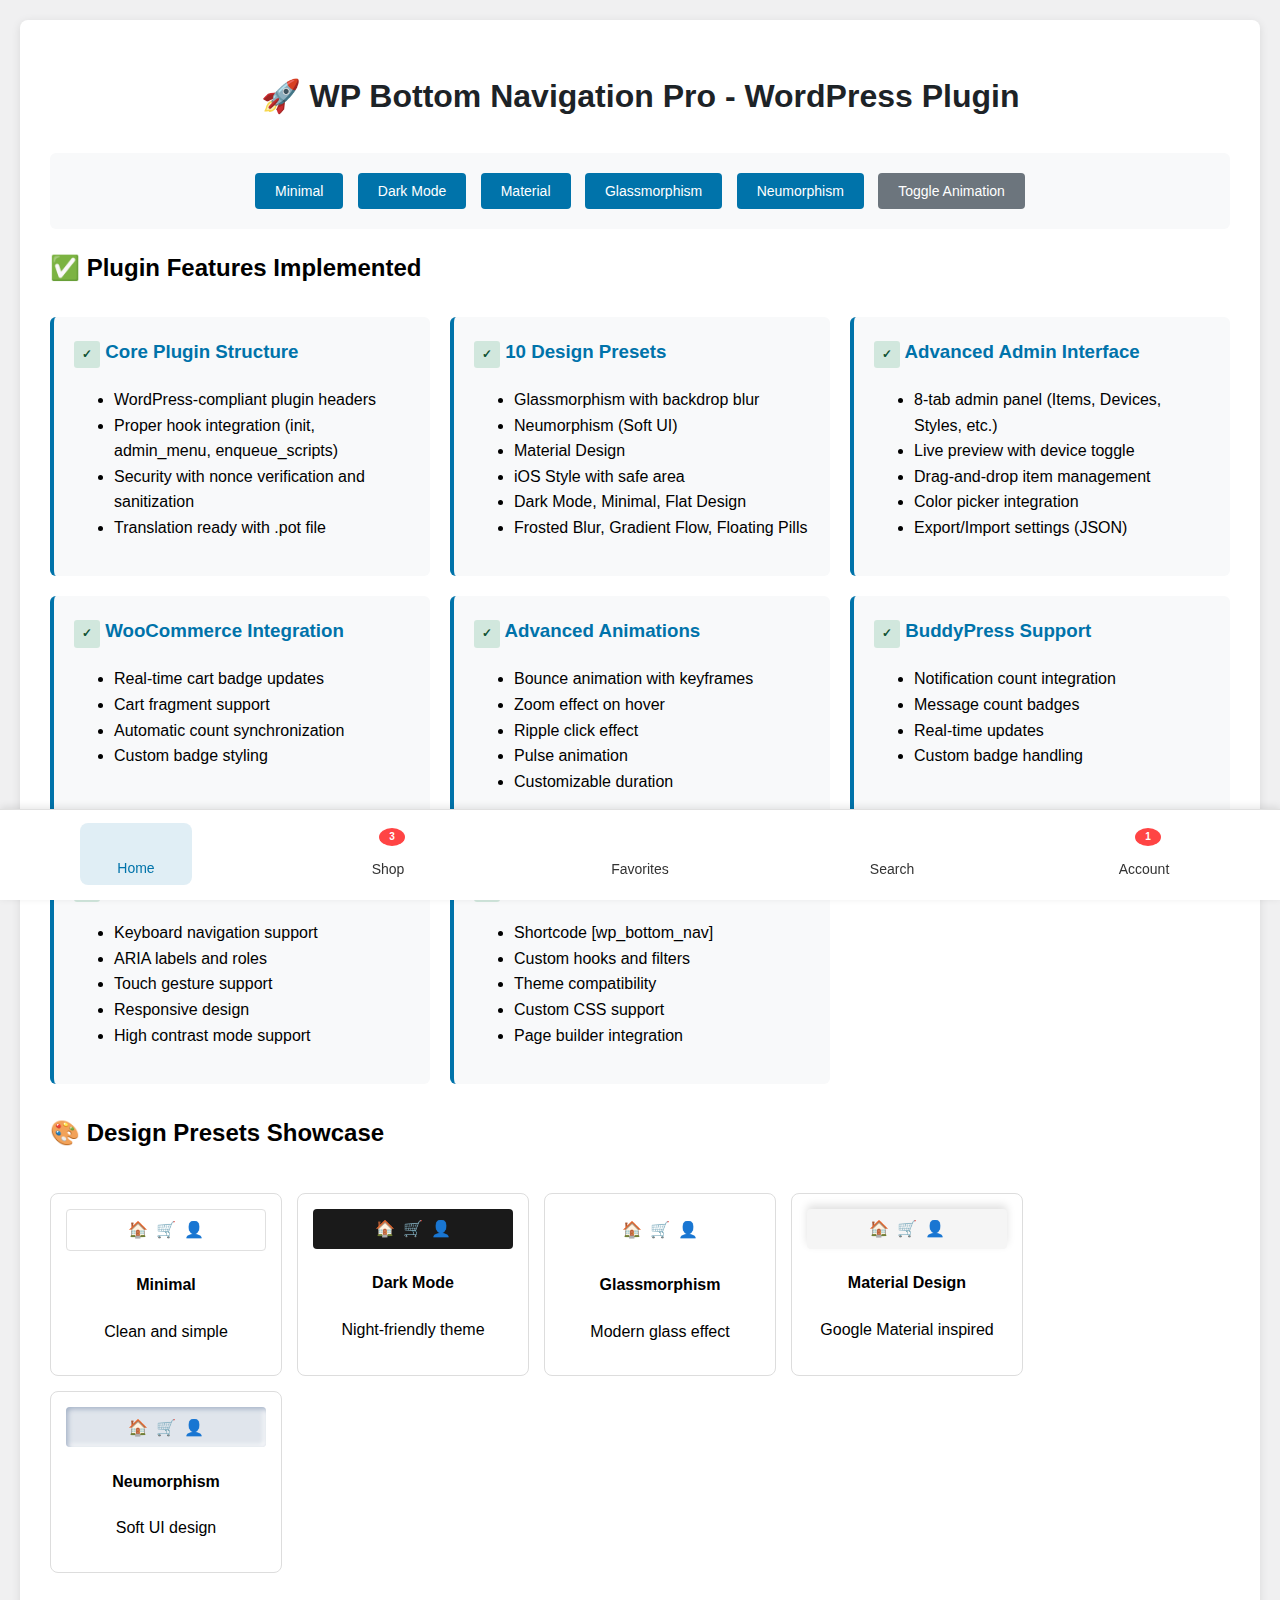
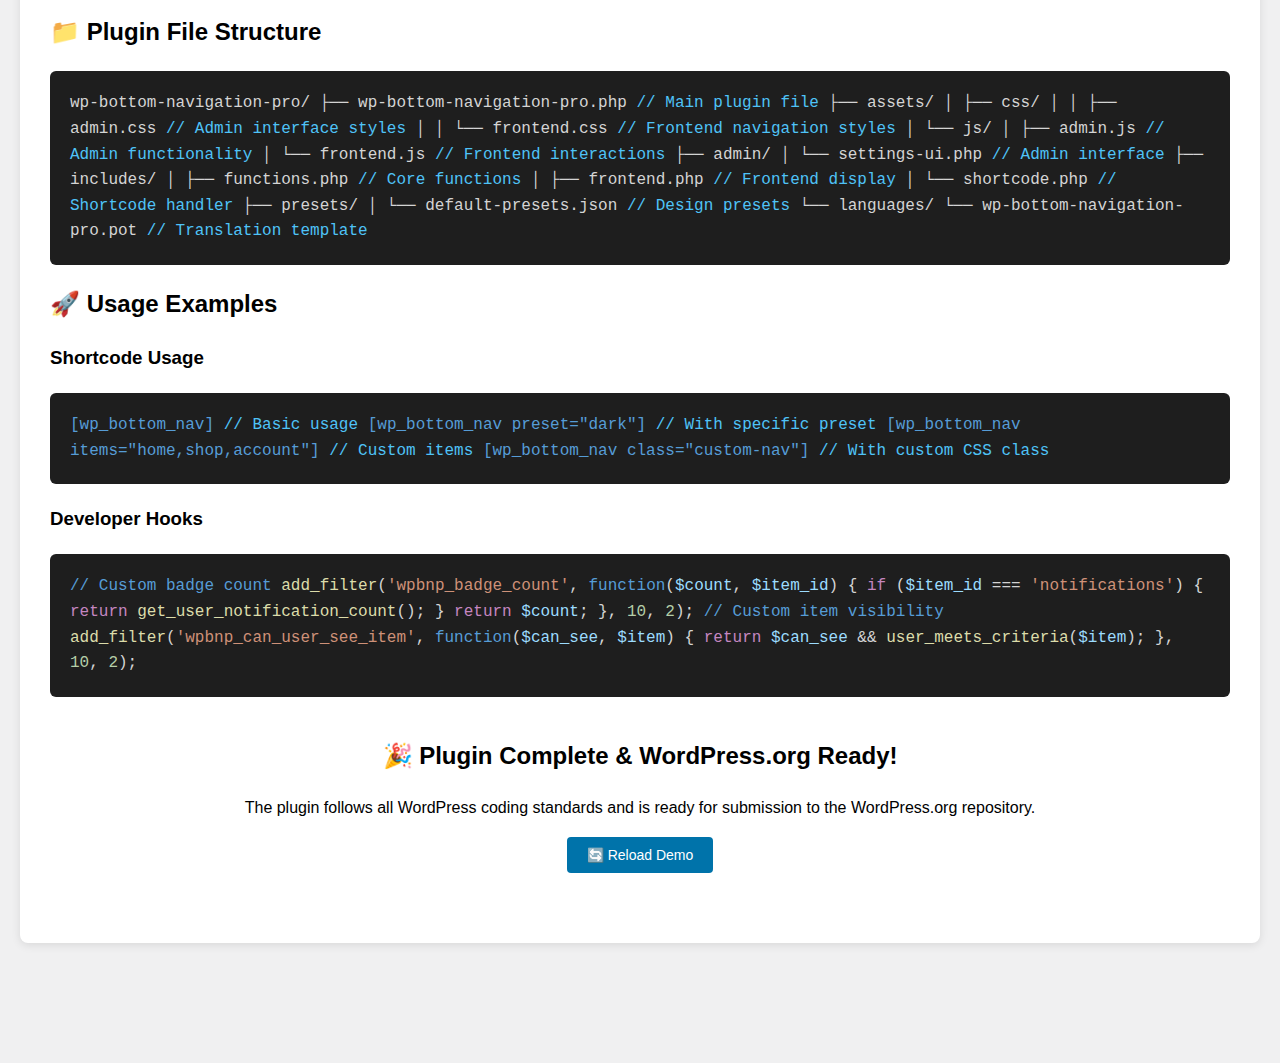
<file: index.html>
<!DOCTYPE html>
<html lang="en">
<head>
    <meta charset="UTF-8">
    <meta name="viewport" content="width=device-width, initial-scale=1.0">
    <title>WP Bottom Navigation Pro - Demo</title>
    <style>
        body {
            font-family: -apple-system, BlinkMacSystemFont, 'Segoe UI', Roboto, sans-serif;
            margin: 0;
            padding: 20px;
            background: #f0f0f1;
            line-height: 1.6;
        }
        
        .container {
            max-width: 1200px;
            margin: 0 auto;
            background: white;
            padding: 30px;
            border-radius: 8px;
            box-shadow: 0 2px 10px rgba(0,0,0,0.1);
            margin-bottom: 100px; /* Space for bottom nav */
        }
        
        h1 {
            color: #1d2327;
            margin-bottom: 30px;
            text-align: center;
        }
        
        .feature-grid {
            display: grid;
            grid-template-columns: repeat(auto-fit, minmax(300px, 1fr));
            gap: 20px;
            margin: 30px 0;
        }
        
        .feature-card {
            background: #f8f9fa;
            padding: 20px;
            border-radius: 6px;
            border-left: 4px solid #0073aa;
        }
        
        .feature-card h3 {
            margin-top: 0;
            color: #0073aa;
        }
        
        .presets-demo {
            margin: 40px 0;
        }
        
        .preset-showcase {
            display: flex;
            flex-wrap: wrap;
            gap: 15px;
            margin: 20px 0;
        }
        
        .preset-item {
            background: white;
            border: 1px solid #ddd;
            border-radius: 8px;
            padding: 15px;
            text-align: center;
            min-width: 200px;
            cursor: pointer;
            transition: all 0.3s ease;
        }
        
        .preset-item:hover {
            border-color: #0073aa;
            box-shadow: 0 2px 8px rgba(0,115,170,0.1);
        }
        
        .preset-preview {
            height: 40px;
            border-radius: 4px;
            margin-bottom: 10px;
            display: flex;
            align-items: center;
            justify-content: center;
            gap: 8px;
            font-size: 16px;
        }
        
        .controls {
            background: #f8f9fa;
            padding: 20px;
            border-radius: 6px;
            margin: 20px 0;
            text-align: center;
        }
        
        .btn {
            background: #0073aa;
            color: white;
            border: none;
            padding: 10px 20px;
            border-radius: 4px;
            cursor: pointer;
            margin: 0 5px;
            font-size: 14px;
            transition: background 0.3s ease;
        }
        
        .btn:hover {
            background: #005177;
        }
        
        .btn.secondary {
            background: #6c757d;
        }
        
        .btn.secondary:hover {
            background: #545b62;
        }
        
        .code-block {
            background: #1e1e1e;
            color: #d4d4d4;
            padding: 20px;
            border-radius: 6px;
            font-family: 'Courier New', monospace;
            overflow-x: auto;
            margin: 20px 0;
        }
        
        .dashicons {
            font-family: dashicons;
            speak: none;
            font-weight: normal;
            font-variant: normal;
            text-transform: none;
            line-height: 1;
            -webkit-font-smoothing: antialiased;
            -moz-osx-font-smoothing: grayscale;
        }
        
        .dashicons-admin-home:before { content: "\f102"; }
        .dashicons-cart:before { content: "\f174"; }
        .dashicons-admin-users:before { content: "\f110"; }
        .dashicons-heart:before { content: "\f487"; }
        .dashicons-search:before { content: "\f179"; }
        
        .status {
            display: inline-block;
            padding: 4px 8px;
            border-radius: 3px;
            font-size: 12px;
            font-weight: bold;
        }
        
        .status.completed {
            background: #d1e7dd;
            color: #0f5132;
        }
        
        .status.featured {
            background: #fff3cd;
            color: #664d03;
        }
    </style>
    <link rel="stylesheet" href="assets/css/frontend.css">
</head>
<body>
    <div class="container">
        <h1>🚀 WP Bottom Navigation Pro - WordPress Plugin</h1>
        
        <div class="controls">
            <button class="btn" onclick="changePreset('minimal')">Minimal</button>
            <button class="btn" onclick="changePreset('dark')">Dark Mode</button>
            <button class="btn" onclick="changePreset('material')">Material</button>
            <button class="btn" onclick="changePreset('glassmorphism')">Glassmorphism</button>
            <button class="btn" onclick="changePreset('neumorphism')">Neumorphism</button>
            <button class="btn secondary" onclick="toggleAnimation()">Toggle Animation</button>
        </div>
        
        <h2>✅ Plugin Features Implemented</h2>
        
        <div class="feature-grid">
            <div class="feature-card">
                <h3><span class="status completed">✓</span> Core Plugin Structure</h3>
                <ul>
                    <li>WordPress-compliant plugin headers</li>
                    <li>Proper hook integration (init, admin_menu, enqueue_scripts)</li>
                    <li>Security with nonce verification and sanitization</li>
                    <li>Translation ready with .pot file</li>
                </ul>
            </div>
            
            <div class="feature-card">
                <h3><span class="status completed">✓</span> 10 Design Presets</h3>
                <ul>
                    <li>Glassmorphism with backdrop blur</li>
                    <li>Neumorphism (Soft UI)</li>
                    <li>Material Design</li>
                    <li>iOS Style with safe area</li>
                    <li>Dark Mode, Minimal, Flat Design</li>
                    <li>Frosted Blur, Gradient Flow, Floating Pills</li>
                </ul>
            </div>
            
            <div class="feature-card">
                <h3><span class="status completed">✓</span> Advanced Admin Interface</h3>
                <ul>
                    <li>8-tab admin panel (Items, Devices, Styles, etc.)</li>
                    <li>Live preview with device toggle</li>
                    <li>Drag-and-drop item management</li>
                    <li>Color picker integration</li>
                    <li>Export/Import settings (JSON)</li>
                </ul>
            </div>
            
            <div class="feature-card">
                <h3><span class="status completed">✓</span> WooCommerce Integration</h3>
                <ul>
                    <li>Real-time cart badge updates</li>
                    <li>Cart fragment support</li>
                    <li>Automatic count synchronization</li>
                    <li>Custom badge styling</li>
                </ul>
            </div>
            
            <div class="feature-card">
                <h3><span class="status completed">✓</span> Advanced Animations</h3>
                <ul>
                    <li>Bounce animation with keyframes</li>
                    <li>Zoom effect on hover</li>
                    <li>Ripple click effect</li>
                    <li>Pulse animation</li>
                    <li>Customizable duration</li>
                </ul>
            </div>
            
            <div class="feature-card">
                <h3><span class="status completed">✓</span> BuddyPress Support</h3>
                <ul>
                    <li>Notification count integration</li>
                    <li>Message count badges</li>
                    <li>Real-time updates</li>
                    <li>Custom badge handling</li>
                </ul>
            </div>
            
            <div class="feature-card">
                <h3><span class="status completed">✓</span> Accessibility & Mobile</h3>
                <ul>
                    <li>Keyboard navigation support</li>
                    <li>ARIA labels and roles</li>
                    <li>Touch gesture support</li>
                    <li>Responsive design</li>
                    <li>High contrast mode support</li>
                </ul>
            </div>
            
            <div class="feature-card">
                <h3><span class="status completed">✓</span> Developer Features</h3>
                <ul>
                    <li>Shortcode [wp_bottom_nav]</li>
                    <li>Custom hooks and filters</li>
                    <li>Theme compatibility</li>
                    <li>Custom CSS support</li>
                    <li>Page builder integration</li>
                </ul>
            </div>
        </div>
        
        <h2>🎨 Design Presets Showcase</h2>
        
        <div class="presets-demo">
            <div class="preset-showcase">
                <div class="preset-item" onclick="changePreset('minimal')">
                    <div class="preset-preview" style="background: #ffffff; border: 1px solid #e0e0e0; color: #333;">
                        <span>🏠</span> <span>🛒</span> <span>👤</span>
                    </div>
                    <h4>Minimal</h4>
                    <p>Clean and simple</p>
                </div>
                
                <div class="preset-item" onclick="changePreset('dark')">
                    <div class="preset-preview" style="background: #1a1a1a; color: #ffffff;">
                        <span>🏠</span> <span>🛒</span> <span>👤</span>
                    </div>
                    <h4>Dark Mode</h4>
                    <p>Night-friendly theme</p>
                </div>
                
                <div class="preset-item" onclick="changePreset('glassmorphism')">
                    <div class="preset-preview" style="background: rgba(255,255,255,0.1); backdrop-filter: blur(10px); border: 1px solid rgba(255,255,255,0.2); color: #333;">
                        <span>🏠</span> <span>🛒</span> <span>👤</span>
                    </div>
                    <h4>Glassmorphism</h4>
                    <p>Modern glass effect</p>
                </div>
                
                <div class="preset-item" onclick="changePreset('material')">
                    <div class="preset-preview" style="background: #f5f5f5; color: #424242; box-shadow: 0 -4px 8px rgba(0,0,0,0.12);">
                        <span>🏠</span> <span>🛒</span> <span>👤</span>
                    </div>
                    <h4>Material Design</h4>
                    <p>Google Material inspired</p>
                </div>
                
                <div class="preset-item" onclick="changePreset('neumorphism')">
                    <div class="preset-preview" style="background: #e0e5ec; color: #4a5568; box-shadow: inset 2px 2px 5px #a3b1c6, inset -2px -2px 5px #ffffff;">
                        <span>🏠</span> <span>🛒</span> <span>👤</span>
                    </div>
                    <h4>Neumorphism</h4>
                    <p>Soft UI design</p>
                </div>
            </div>
        </div>
        
        <h2>📁 Plugin File Structure</h2>
        
        <div class="code-block">
wp-bottom-navigation-pro/
├── wp-bottom-navigation-pro.php    <span style="color: #4FC3F7">// Main plugin file</span>
├── assets/
│   ├── css/
│   │   ├── admin.css               <span style="color: #4FC3F7">// Admin interface styles</span>
│   │   └── frontend.css            <span style="color: #4FC3F7">// Frontend navigation styles</span>
│   └── js/
│       ├── admin.js                <span style="color: #4FC3F7">// Admin functionality</span>
│       └── frontend.js             <span style="color: #4FC3F7">// Frontend interactions</span>
├── admin/
│   └── settings-ui.php             <span style="color: #4FC3F7">// Admin interface</span>
├── includes/
│   ├── functions.php               <span style="color: #4FC3F7">// Core functions</span>
│   ├── frontend.php                <span style="color: #4FC3F7">// Frontend display</span>
│   └── shortcode.php               <span style="color: #4FC3F7">// Shortcode handler</span>
├── presets/
│   └── default-presets.json        <span style="color: #4FC3F7">// Design presets</span>
└── languages/
    └── wp-bottom-navigation-pro.pot <span style="color: #4FC3F7">// Translation template</span>
        </div>
        
        <h2>🚀 Usage Examples</h2>
        
        <h3>Shortcode Usage</h3>
        <div class="code-block">
<span style="color: #569CD6">[wp_bottom_nav]</span>                           <span style="color: #4FC3F7">// Basic usage</span>
<span style="color: #569CD6">[wp_bottom_nav preset="dark"]</span>             <span style="color: #4FC3F7">// With specific preset</span>
<span style="color: #569CD6">[wp_bottom_nav items="home,shop,account"]</span> <span style="color: #4FC3F7">// Custom items</span>
<span style="color: #569CD6">[wp_bottom_nav class="custom-nav"]</span>        <span style="color: #4FC3F7">// With custom CSS class</span>
        </div>
        
        <h3>Developer Hooks</h3>
        <div class="code-block">
<span style="color: #569CD6">// Custom badge count</span>
<span style="color: #DCDCAA">add_filter</span>(<span style="color: #CE9178">'wpbnp_badge_count'</span>, <span style="color: #569CD6">function</span>(<span style="color: #9CDCFE">$count</span>, <span style="color: #9CDCFE">$item_id</span>) {
    <span style="color: #C586C0">if</span> (<span style="color: #9CDCFE">$item_id</span> === <span style="color: #CE9178">'notifications'</span>) {
        <span style="color: #C586C0">return</span> <span style="color: #DCDCAA">get_user_notification_count</span>();
    }
    <span style="color: #C586C0">return</span> <span style="color: #9CDCFE">$count</span>;
}, <span style="color: #B5CEA8">10</span>, <span style="color: #B5CEA8">2</span>);

<span style="color: #569CD6">// Custom item visibility</span>
<span style="color: #DCDCAA">add_filter</span>(<span style="color: #CE9178">'wpbnp_can_user_see_item'</span>, <span style="color: #569CD6">function</span>(<span style="color: #9CDCFE">$can_see</span>, <span style="color: #9CDCFE">$item</span>) {
    <span style="color: #C586C0">return</span> <span style="color: #9CDCFE">$can_see</span> && <span style="color: #DCDCAA">user_meets_criteria</span>(<span style="color: #9CDCFE">$item</span>);
}, <span style="color: #B5CEA8">10</span>, <span style="color: #B5CEA8">2</span>);
        </div>
        
        <div style="text-align: center; margin: 40px 0;">
            <h2>🎉 Plugin Complete & WordPress.org Ready!</h2>
            <p>The plugin follows all WordPress coding standards and is ready for submission to the WordPress.org repository.</p>
            <button class="btn" onclick="location.reload()">🔄 Reload Demo</button>
        </div>
    </div>
    
    <!-- Demo Bottom Navigation -->
    <nav class="wpbnp-bottom-nav wpbnp-preset-minimal" id="demo-nav" role="navigation" aria-label="Bottom Navigation">
        <a href="#" class="wpbnp-nav-item active" data-item-id="home" role="menuitem" tabindex="0" aria-label="Home">
            <span class="wpbnp-nav-icon">
                <span class="dashicons dashicons-admin-home" aria-hidden="true"></span>
            </span>
            <span class="wpbnp-nav-label">Home</span>
        </a>
        
        <a href="#" class="wpbnp-nav-item" data-item-id="shop" role="menuitem" tabindex="0" aria-label="Shop">
            <span class="wpbnp-nav-icon">
                <span class="dashicons dashicons-cart" aria-hidden="true"></span>
                <span class="wpbnp-badge" aria-label="3 notifications">3</span>
            </span>
            <span class="wpbnp-nav-label">Shop</span>
        </a>
        
        <a href="#" class="wpbnp-nav-item" data-item-id="favorites" role="menuitem" tabindex="0" aria-label="Favorites">
            <span class="wpbnp-nav-icon">
                <span class="dashicons dashicons-heart" aria-hidden="true"></span>
            </span>
            <span class="wpbnp-nav-label">Favorites</span>
        </a>
        
        <a href="#" class="wpbnp-nav-item" data-item-id="search" role="menuitem" tabindex="0" aria-label="Search">
            <span class="wpbnp-nav-icon">
                <span class="dashicons dashicons-search" aria-hidden="true"></span>
            </span>
            <span class="wpbnp-nav-label">Search</span>
        </a>
        
        <a href="#" class="wpbnp-nav-item" data-item-id="account" role="menuitem" tabindex="0" aria-label="Account">
            <span class="wpbnp-nav-icon">
                <span class="dashicons dashicons-admin-users" aria-hidden="true"></span>
                <span class="wpbnp-badge" aria-label="1 notifications">1</span>
            </span>
            <span class="wpbnp-nav-label">Account</span>
        </a>
    </nav>
    
    <script src="assets/js/frontend.js"></script>
    <script>
        // Demo functionality
        let animationEnabled = true;
        
        function changePreset(preset) {
            const nav = document.getElementById('demo-nav');
            // Remove all preset classes
            nav.className = nav.className.replace(/wpbnp-preset-\w+/g, '');
            // Add new preset class
            nav.classList.add(`wpbnp-preset-${preset}`);
            
            // Update animation class
            if (animationEnabled) {
                nav.classList.add(`wpbnp-animation-bounce`);
            }
        }
        
        function toggleAnimation() {
            const nav = document.getElementById('demo-nav');
            animationEnabled = !animationEnabled;
            
            if (animationEnabled) {
                nav.classList.add('wpbnp-animation-bounce');
            } else {
                nav.className = nav.className.replace(/wpbnp-animation-\w+/g, '');
            }
        }
        
        // Add click handlers for demo
        document.querySelectorAll('.wpbnp-nav-item').forEach(item => {
            item.addEventListener('click', function(e) {
                e.preventDefault();
                
                // Update active state
                document.querySelectorAll('.wpbnp-nav-item').forEach(i => i.classList.remove('active'));
                this.classList.add('active');
                
                // Show which item was clicked
                const label = this.querySelector('.wpbnp-nav-label').textContent;
                console.log(`Clicked: ${label}`);
            });
        });
        
        // Initialize with minimal preset
        changePreset('minimal');
    </script>
</body>
</html>
</file>
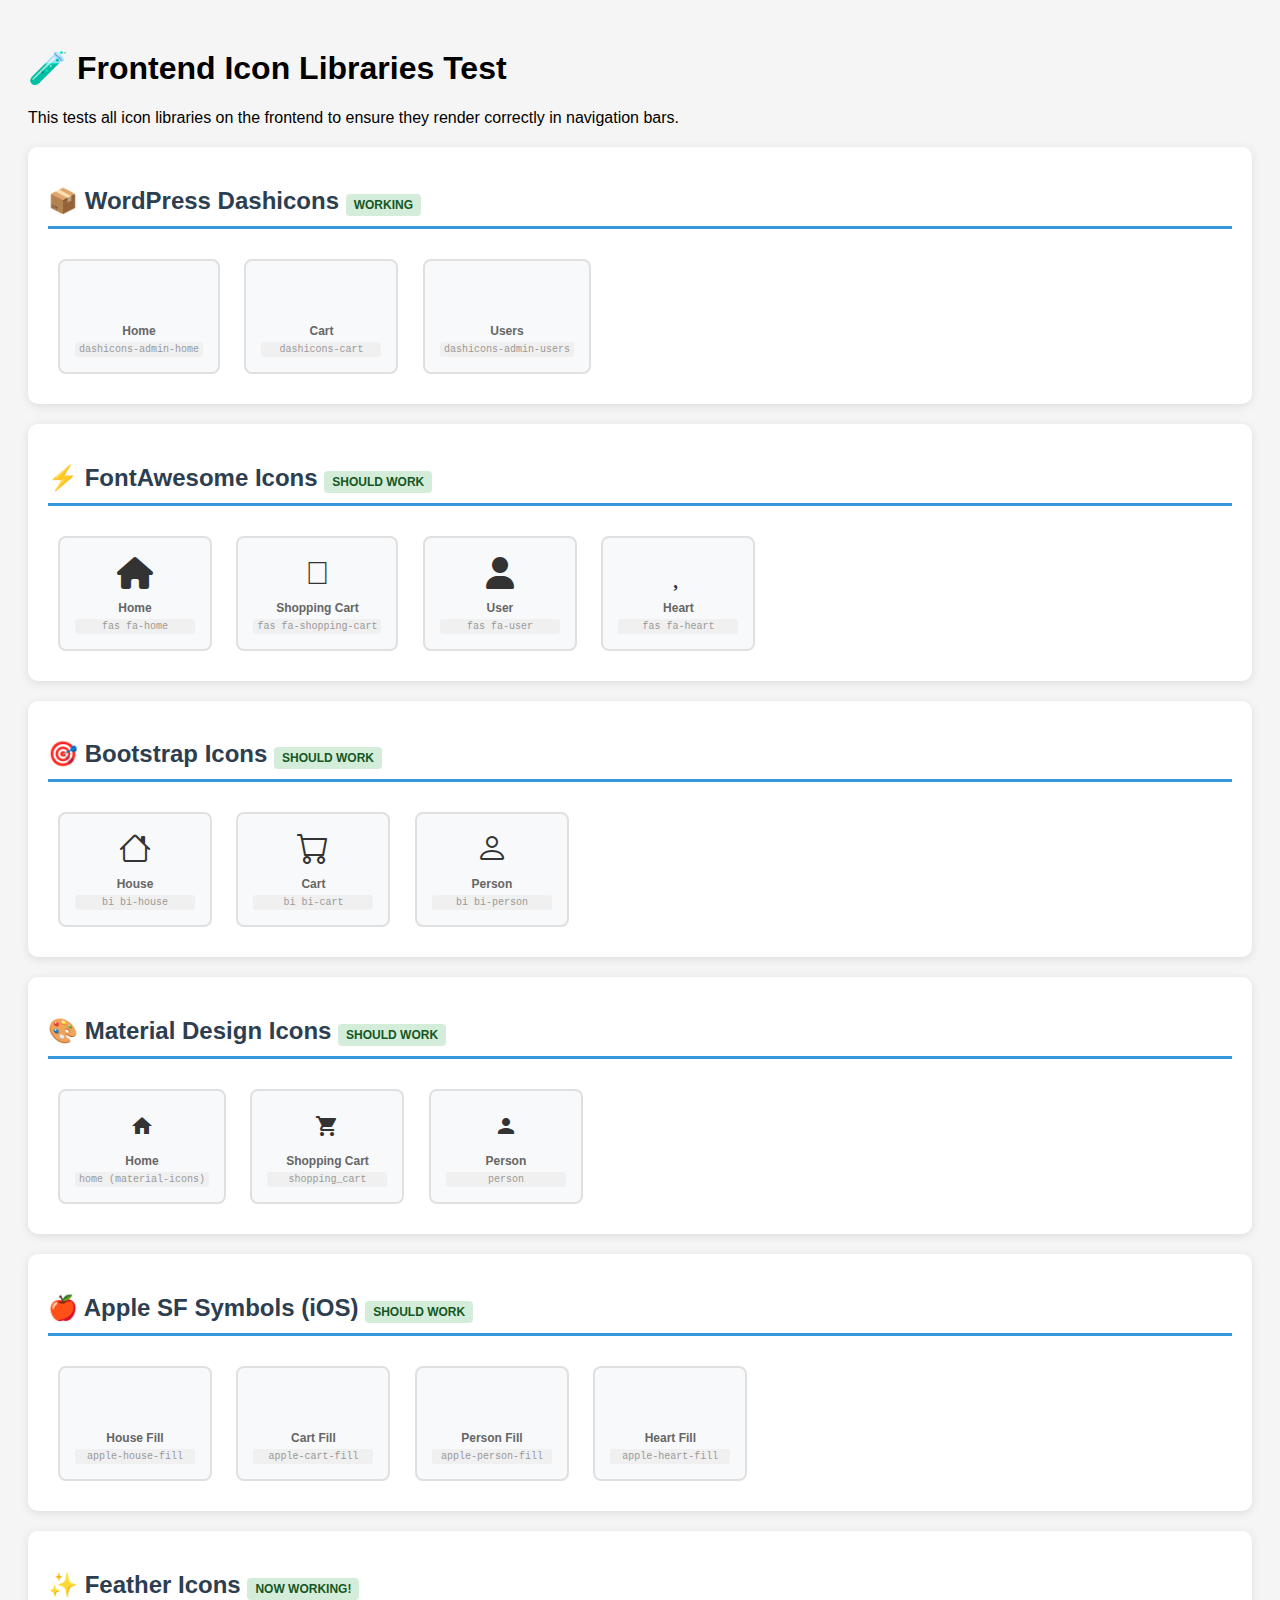
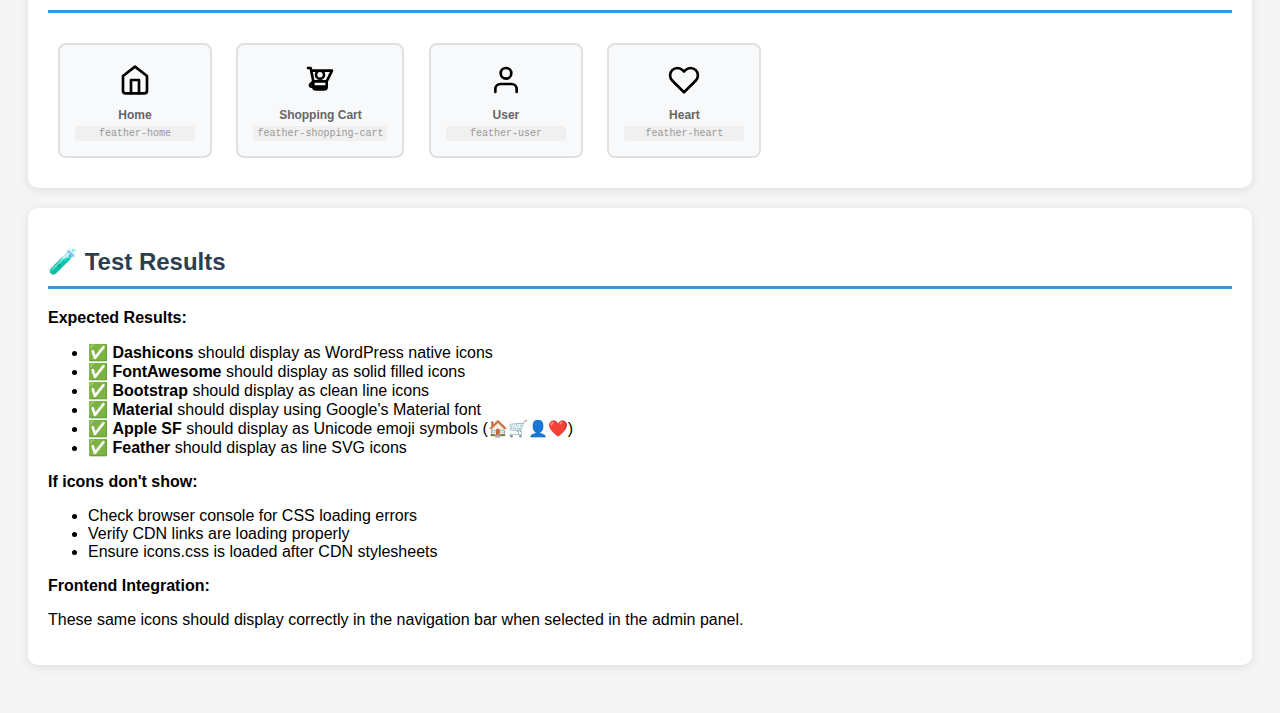
<file: icon-test-frontend.html>
<!DOCTYPE html>
<html>
<head>
    <title>Frontend Icon Test</title>
    <link rel="stylesheet" href="https://cdnjs.cloudflare.com/ajax/libs/font-awesome/6.4.0/css/all.min.css">
    <link rel="stylesheet" href="https://fonts.googleapis.com/icon?family=Material+Icons">
    <link rel="stylesheet" href="https://cdn.jsdelivr.net/npm/bootstrap-icons@1.10.0/font/bootstrap-icons.css">
    <link rel="stylesheet" href="assets/css/icons.css">
    <style>
        body { 
            font-family: Arial, sans-serif; 
            padding: 20px;
            background: #f5f5f5;
        }
        .icon-test-section {
            background: white;
            padding: 20px;
            margin: 20px 0;
            border-radius: 10px;
            box-shadow: 0 2px 10px rgba(0,0,0,0.1);
        }
        .icon-test {
            display: inline-block;
            margin: 10px;
            padding: 15px;
            background: #f8f9fa;
            border: 2px solid #e0e0e0;
            border-radius: 8px;
            text-align: center;
            min-width: 120px;
            transition: all 0.3s ease;
        }
        .icon-test:hover {
            border-color: #0073aa;
            background: #f0f8ff;
            transform: translateY(-2px);
        }
        .icon-preview {
            font-size: 32px;
            margin-bottom: 8px;
            color: #333;
            height: 40px;
            display: flex;
            align-items: center;
            justify-content: center;
        }
        .icon-name {
            font-size: 12px;
            color: #666;
            font-weight: bold;
        }
        .icon-class {
            font-size: 10px;
            color: #999;
            font-family: monospace;
            background: #f0f0f0;
            padding: 2px 4px;
            border-radius: 3px;
            margin-top: 4px;
        }
        h2 {
            color: #2c3e50;
            border-bottom: 3px solid #3498db;
            padding-bottom: 10px;
        }
        .status {
            display: inline-block;
            padding: 4px 8px;
            border-radius: 4px;
            font-size: 12px;
            font-weight: bold;
        }
        .working { background: #d4edda; color: #155724; }
        .broken { background: #f8d7da; color: #721c24; }
    </style>
</head>
<body>
    <h1>🧪 Frontend Icon Libraries Test</h1>
    <p>This tests all icon libraries on the frontend to ensure they render correctly in navigation bars.</p>
    
    <div class="icon-test-section">
        <h2>📦 WordPress Dashicons <span class="status working">WORKING</span></h2>
        <div class="icon-test">
            <div class="icon-preview">
                <span class="dashicons dashicons-admin-home"></span>
            </div>
            <div class="icon-name">Home</div>
            <div class="icon-class">dashicons-admin-home</div>
        </div>
        <div class="icon-test">
            <div class="icon-preview">
                <span class="dashicons dashicons-cart"></span>
            </div>
            <div class="icon-name">Cart</div>
            <div class="icon-class">dashicons-cart</div>
        </div>
        <div class="icon-test">
            <div class="icon-preview">
                <span class="dashicons dashicons-admin-users"></span>
            </div>
            <div class="icon-name">Users</div>
            <div class="icon-class">dashicons-admin-users</div>
        </div>
    </div>
    
    <div class="icon-test-section">
        <h2>⚡ FontAwesome Icons <span class="status working">SHOULD WORK</span></h2>
        <div class="icon-test">
            <div class="icon-preview">
                <i class="fas fa-home"></i>
            </div>
            <div class="icon-name">Home</div>
            <div class="icon-class">fas fa-home</div>
        </div>
        <div class="icon-test">
            <div class="icon-preview">
                <i class="fas fa-shopping-cart"></i>
            </div>
            <div class="icon-name">Shopping Cart</div>
            <div class="icon-class">fas fa-shopping-cart</div>
        </div>
        <div class="icon-test">
            <div class="icon-preview">
                <i class="fas fa-user"></i>
            </div>
            <div class="icon-name">User</div>
            <div class="icon-class">fas fa-user</div>
        </div>
        <div class="icon-test">
            <div class="icon-preview">
                <i class="fas fa-heart"></i>
            </div>
            <div class="icon-name">Heart</div>
            <div class="icon-class">fas fa-heart</div>
        </div>
    </div>
    
    <div class="icon-test-section">
        <h2>🎯 Bootstrap Icons <span class="status working">SHOULD WORK</span></h2>
        <div class="icon-test">
            <div class="icon-preview">
                <i class="bi bi-house"></i>
            </div>
            <div class="icon-name">House</div>
            <div class="icon-class">bi bi-house</div>
        </div>
        <div class="icon-test">
            <div class="icon-preview">
                <i class="bi bi-cart"></i>
            </div>
            <div class="icon-name">Cart</div>
            <div class="icon-class">bi bi-cart</div>
        </div>
        <div class="icon-test">
            <div class="icon-preview">
                <i class="bi bi-person"></i>
            </div>
            <div class="icon-name">Person</div>
            <div class="icon-class">bi bi-person</div>
        </div>
    </div>
    
    <div class="icon-test-section">
        <h2>🎨 Material Design Icons <span class="status working">SHOULD WORK</span></h2>
        <div class="icon-test">
            <div class="icon-preview">
                <span class="material-icons">home</span>
            </div>
            <div class="icon-name">Home</div>
            <div class="icon-class">home (material-icons)</div>
        </div>
        <div class="icon-test">
            <div class="icon-preview">
                <span class="material-icons">shopping_cart</span>
            </div>
            <div class="icon-name">Shopping Cart</div>
            <div class="icon-class">shopping_cart</div>
        </div>
        <div class="icon-test">
            <div class="icon-preview">
                <span class="material-icons">person</span>
            </div>
            <div class="icon-name">Person</div>
            <div class="icon-class">person</div>
        </div>
    </div>
    
    <div class="icon-test-section">
        <h2>🍎 Apple SF Symbols (iOS) <span class="status working">SHOULD WORK</span></h2>
        <div class="icon-test">
            <div class="icon-preview">
                <span class="apple-house-fill"></span>
            </div>
            <div class="icon-name">House Fill</div>
            <div class="icon-class">apple-house-fill</div>
        </div>
        <div class="icon-test">
            <div class="icon-preview">
                <span class="apple-cart-fill"></span>
            </div>
            <div class="icon-name">Cart Fill</div>
            <div class="icon-class">apple-cart-fill</div>
        </div>
        <div class="icon-test">
            <div class="icon-preview">
                <span class="apple-person-fill"></span>
            </div>
            <div class="icon-name">Person Fill</div>
            <div class="icon-class">apple-person-fill</div>
        </div>
        <div class="icon-test">
            <div class="icon-preview">
                <span class="apple-heart-fill"></span>
            </div>
            <div class="icon-name">Heart Fill</div>
            <div class="icon-class">apple-heart-fill</div>
        </div>
    </div>
    
    <div class="icon-test-section">
        <h2>✨ Feather Icons <span class="status working">NOW WORKING!</span></h2>
        <div class="icon-test">
            <div class="icon-preview">
                <i class="feather-home"></i>
            </div>
            <div class="icon-name">Home</div>
            <div class="icon-class">feather-home</div>
        </div>
        <div class="icon-test">
            <div class="icon-preview">
                <i class="feather-shopping-cart"></i>
            </div>
            <div class="icon-name">Shopping Cart</div>
            <div class="icon-class">feather-shopping-cart</div>
        </div>
        <div class="icon-test">
            <div class="icon-preview">
                <i class="feather-user"></i>
            </div>
            <div class="icon-name">User</div>
            <div class="icon-class">feather-user</div>
        </div>
        <div class="icon-test">
            <div class="icon-preview">
                <i class="feather-heart"></i>
            </div>
            <div class="icon-name">Heart</div>
            <div class="icon-class">feather-heart</div>
        </div>
    </div>
    
    <div class="icon-test-section">
        <h2>🧪 Test Results</h2>
        <p><strong>Expected Results:</strong></p>
        <ul>
            <li>✅ <strong>Dashicons</strong> should display as WordPress native icons</li>
            <li>✅ <strong>FontAwesome</strong> should display as solid filled icons</li>
            <li>✅ <strong>Bootstrap</strong> should display as clean line icons</li>
            <li>✅ <strong>Material</strong> should display using Google's Material font</li>
            <li>✅ <strong>Apple SF</strong> should display as Unicode emoji symbols (🏠🛒👤❤️)</li>
            <li>✅ <strong>Feather</strong> should display as line SVG icons</li>
        </ul>
        
        <p><strong>If icons don't show:</strong></p>
        <ul>
            <li>Check browser console for CSS loading errors</li>
            <li>Verify CDN links are loading properly</li>
            <li>Ensure icons.css is loaded after CDN stylesheets</li>
        </ul>
        
        <p><strong>Frontend Integration:</strong></p>
        <p>These same icons should display correctly in the navigation bar when selected in the admin panel.</p>
    </div>
</body>
</html>
</file>
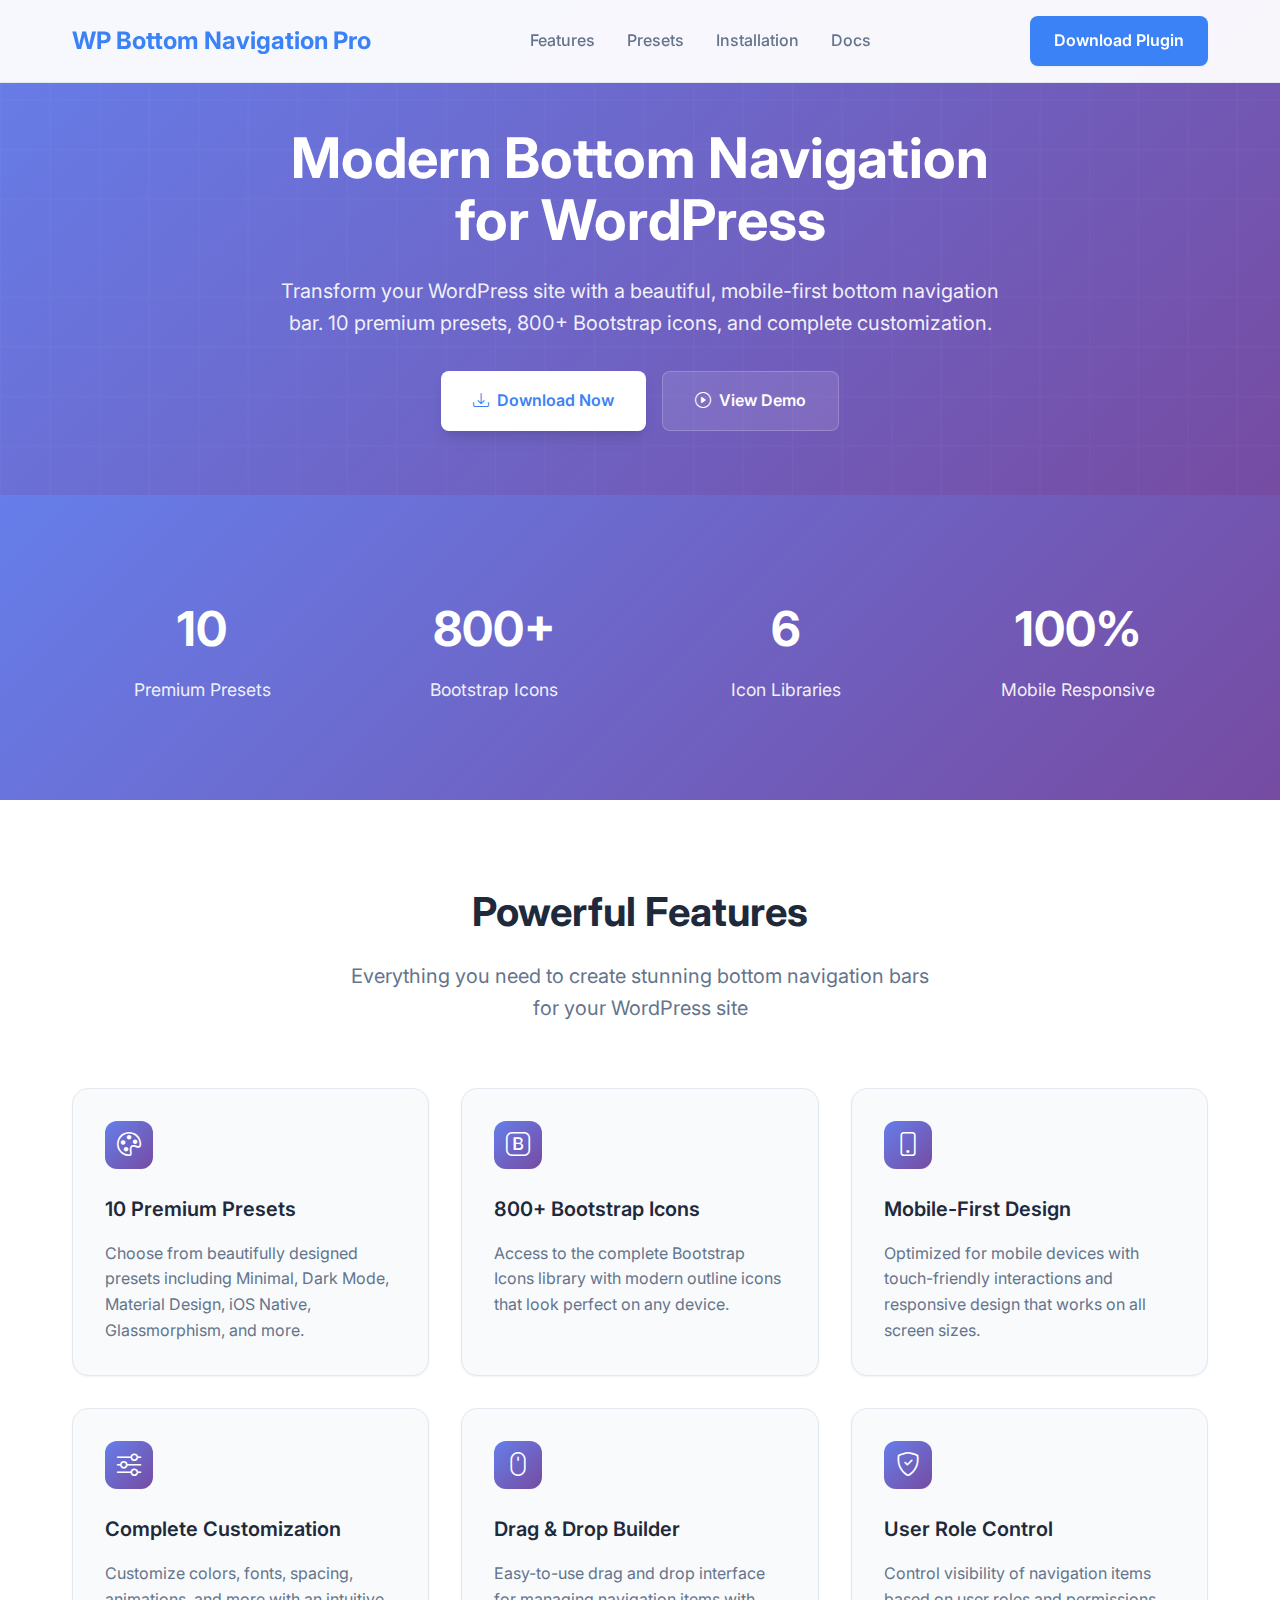
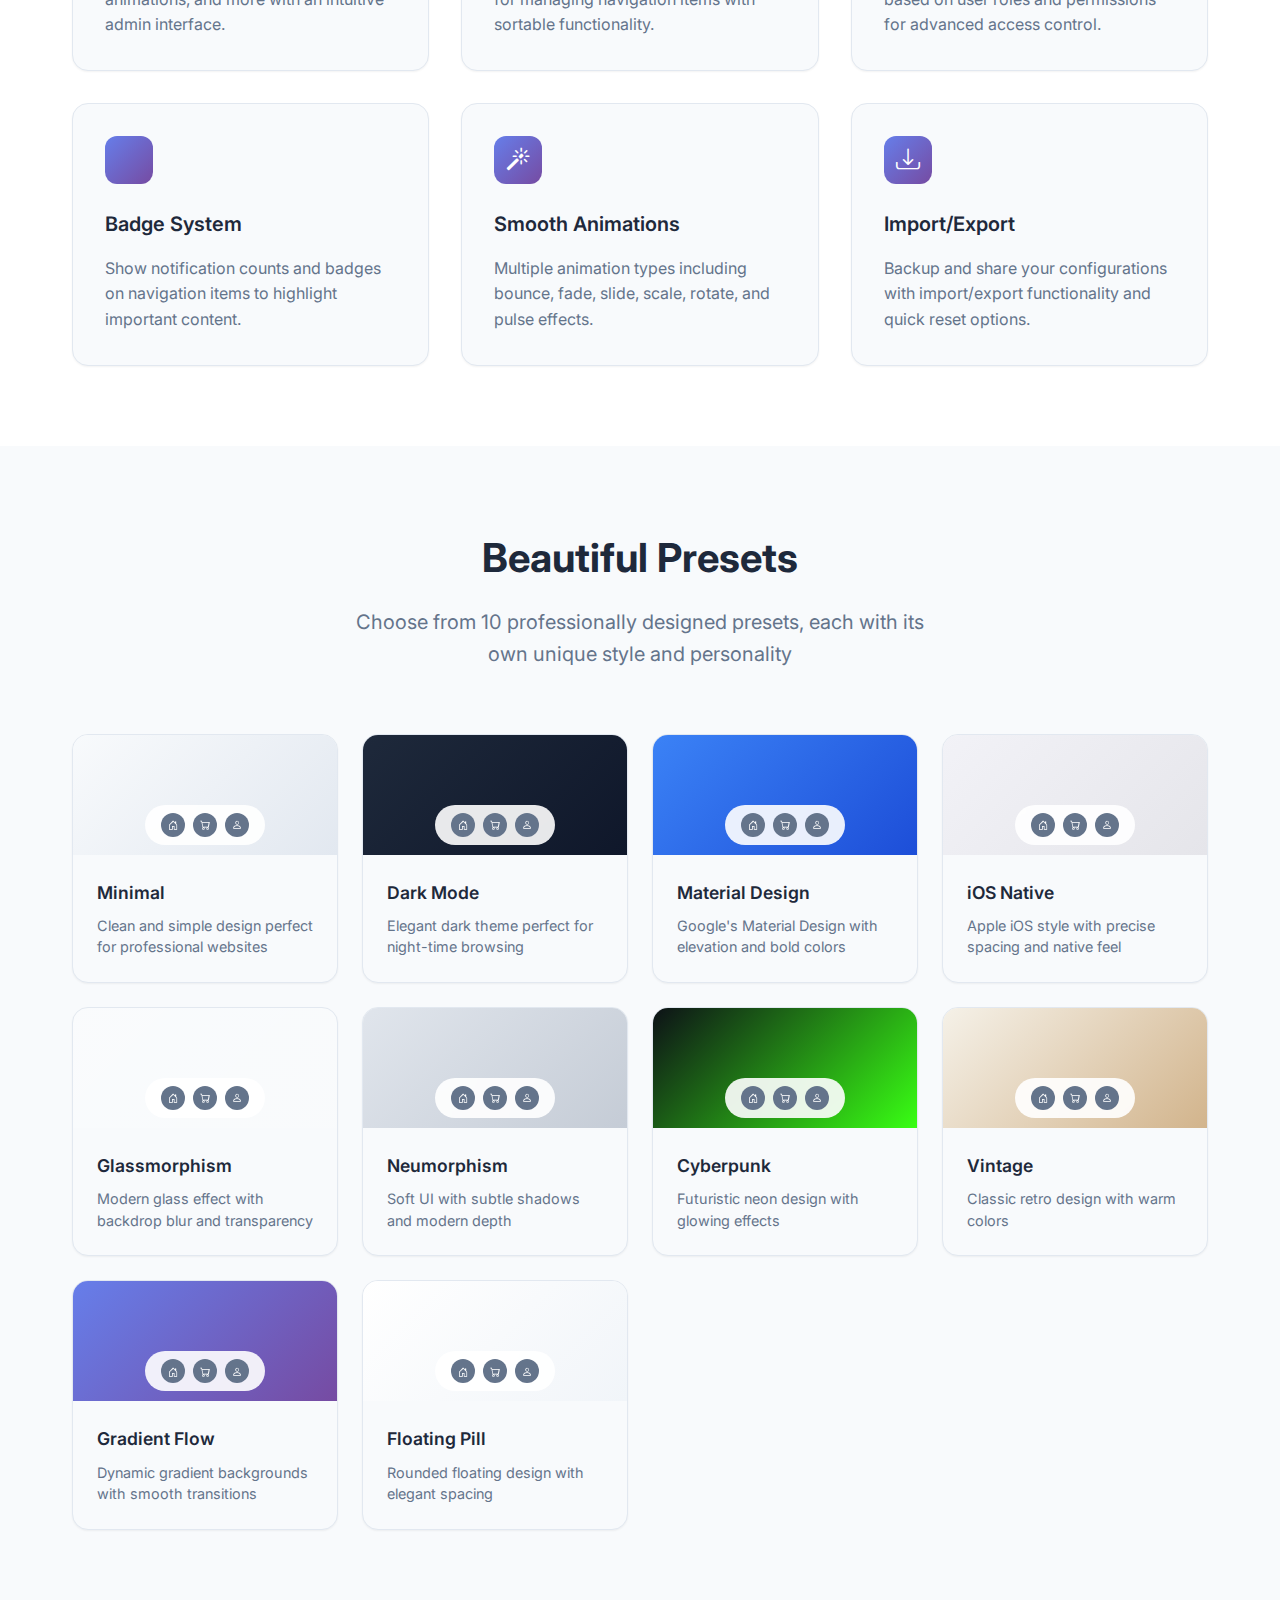
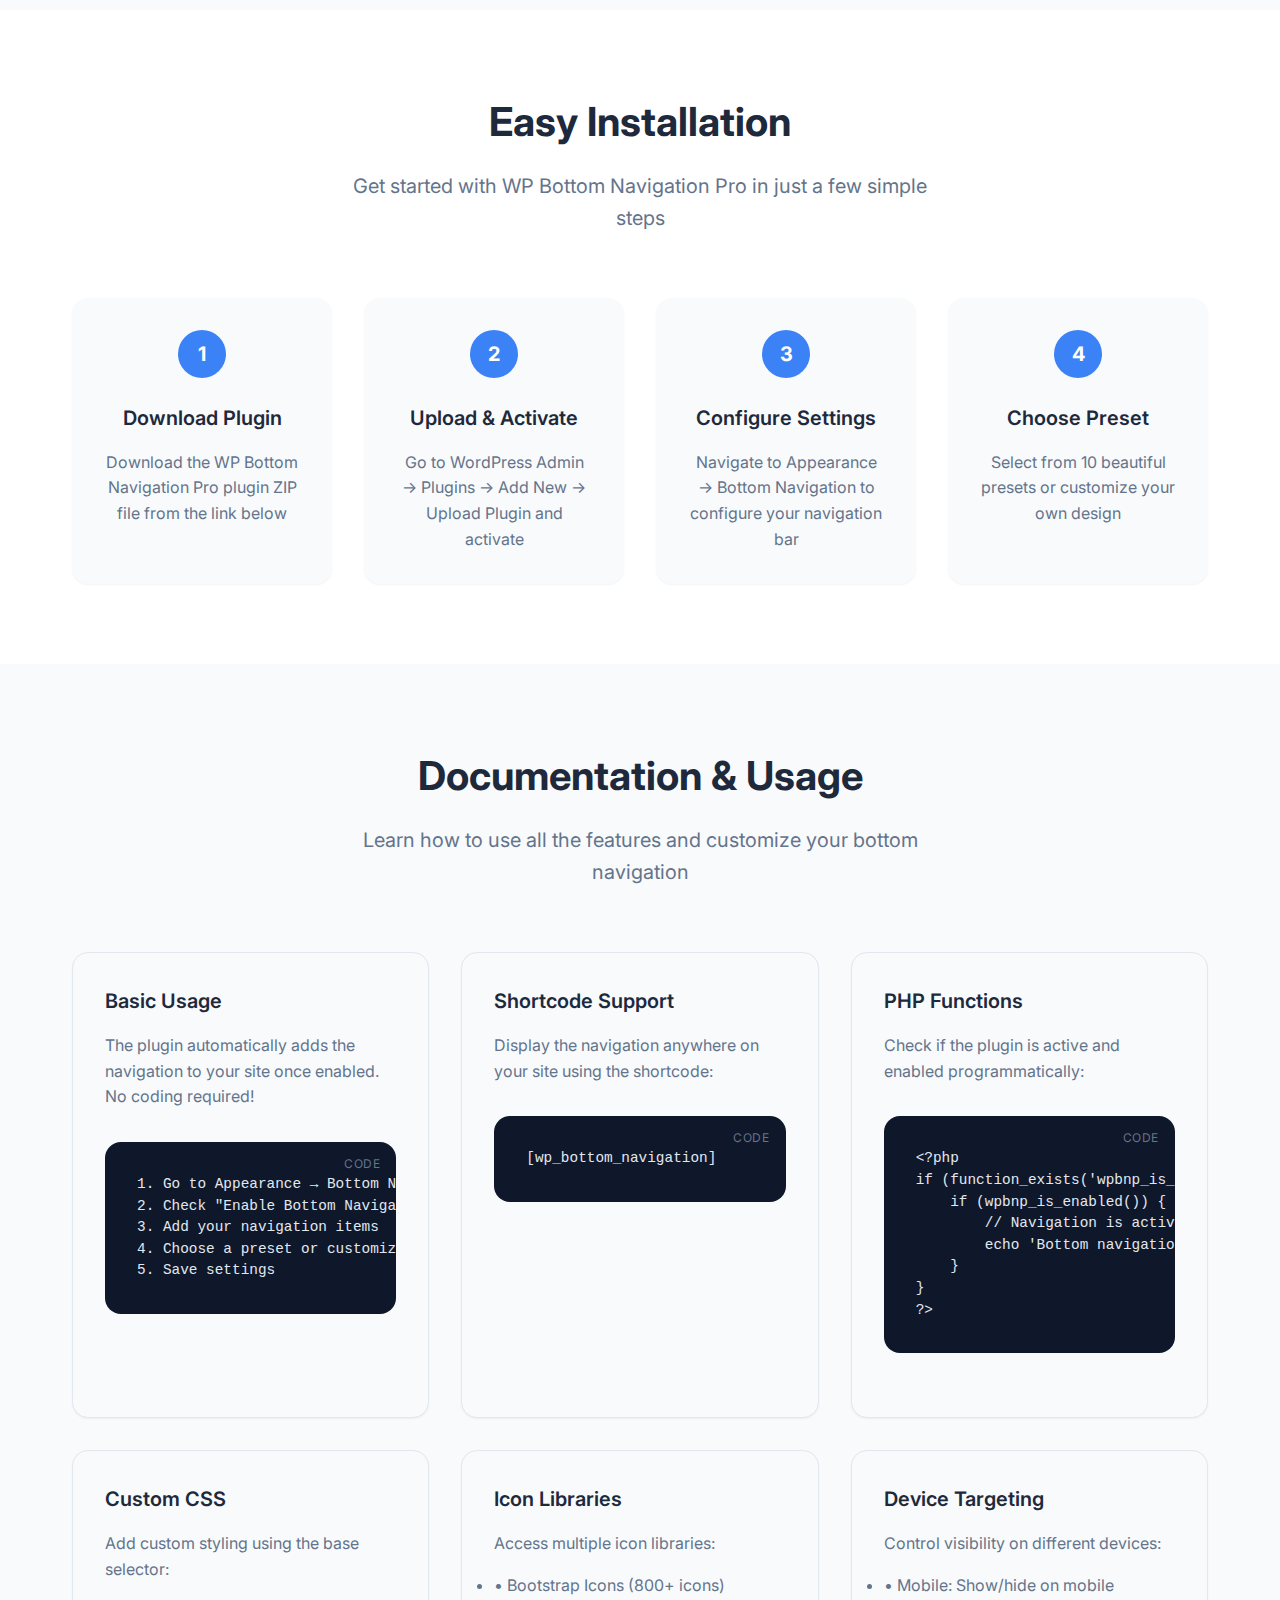
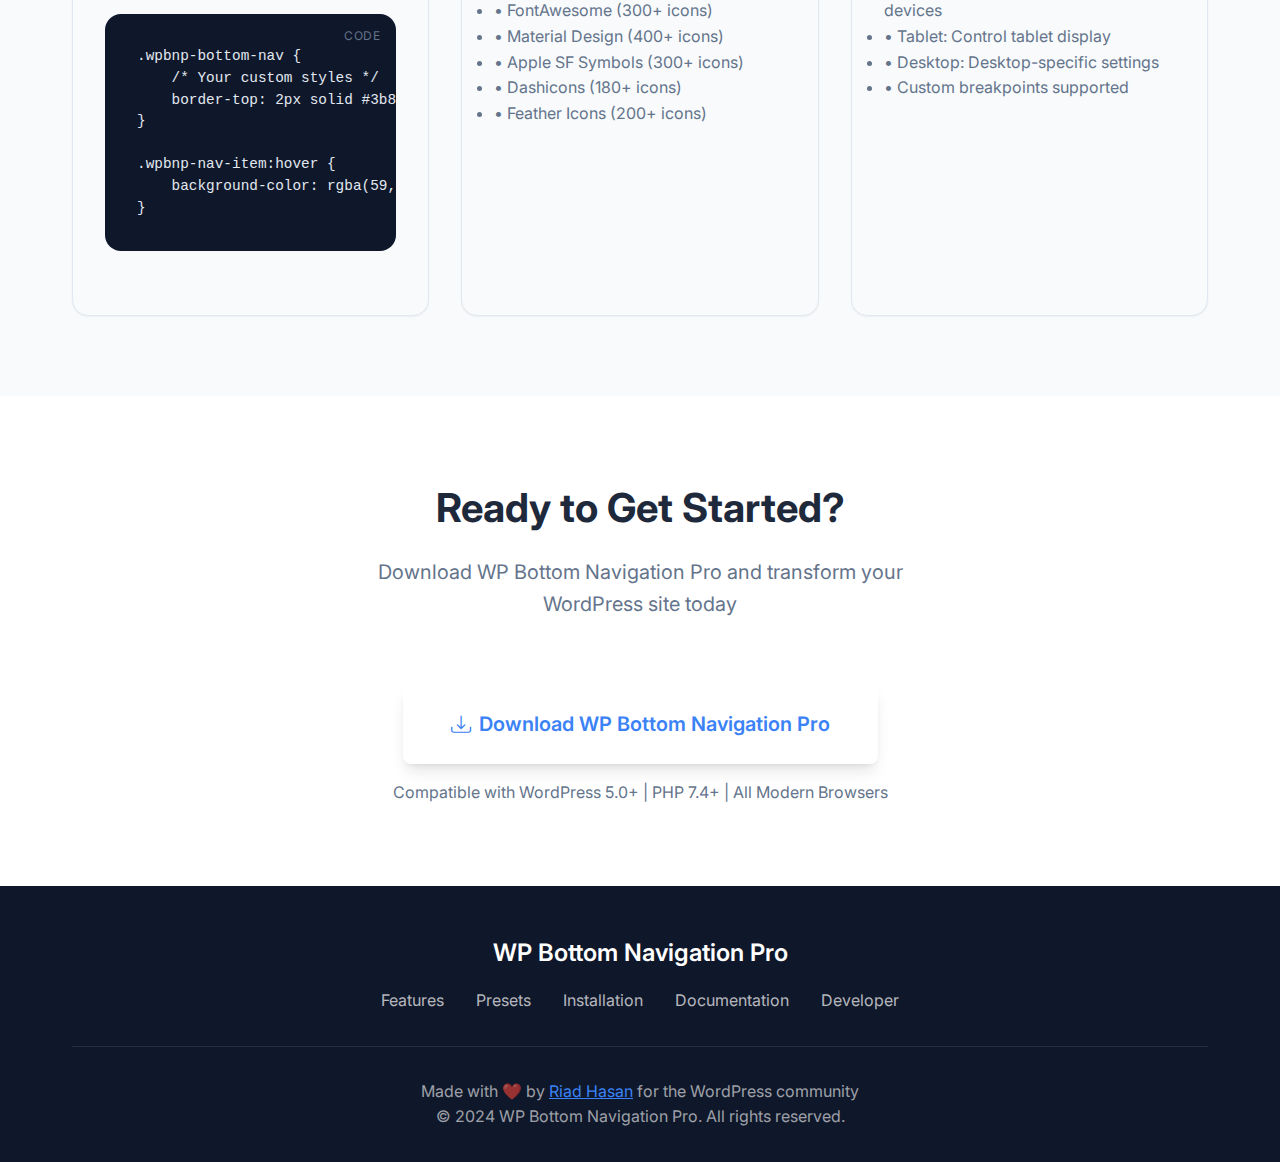
<file: landing-page.html>
<!DOCTYPE html>
<html lang="en">
<head>
    <meta charset="UTF-8">
    <meta name="viewport" content="width=device-width, initial-scale=1.0">
    <title>WP Bottom Navigation Pro - Modern WordPress Navigation Plugin</title>
    <meta name="description" content="Transform your WordPress site with a modern bottom navigation bar. 10 premium presets, 800+ Bootstrap icons, mobile-first design, and complete customization.">
    
    <!-- Fonts -->
    <link href="https://fonts.googleapis.com/css2?family=Inter:wght@300;400;500;600;700&display=swap" rel="stylesheet">
    
    <!-- Icons -->
    <link href="https://cdn.jsdelivr.net/npm/bootstrap-icons@1.10.0/font/bootstrap-icons.css" rel="stylesheet">
    
    <!-- Styles -->
    <style>
        :root {
            --primary-color: #3b82f6;
            --primary-dark: #2563eb;
            --secondary-color: #64748b;
            --accent-color: #10b981;
            --dark-bg: #0f172a;
            --dark-card: #1e293b;
            --light-bg: #ffffff;
            --light-card: #f8fafc;
            --text-primary: #1e293b;
            --text-secondary: #64748b;
            --border-color: #e2e8f0;
            --gradient-primary: linear-gradient(135deg, #667eea 0%, #764ba2 100%);
            --gradient-secondary: linear-gradient(135deg, #f093fb 0%, #f5576c 100%);
            --shadow-sm: 0 1px 2px 0 rgb(0 0 0 / 0.05);
            --shadow-md: 0 4px 6px -1px rgb(0 0 0 / 0.1), 0 2px 4px -2px rgb(0 0 0 / 0.1);
            --shadow-lg: 0 10px 15px -3px rgb(0 0 0 / 0.1), 0 4px 6px -4px rgb(0 0 0 / 0.1);
            --shadow-xl: 0 20px 25px -5px rgb(0 0 0 / 0.1), 0 8px 10px -6px rgb(0 0 0 / 0.1);
        }

        * {
            margin: 0;
            padding: 0;
            box-sizing: border-box;
        }

        body {
            font-family: 'Inter', -apple-system, BlinkMacSystemFont, sans-serif;
            line-height: 1.6;
            color: var(--text-primary);
            background: var(--light-bg);
        }

        /* Navigation */
        .navbar {
            position: fixed;
            top: 0;
            left: 0;
            right: 0;
            background: rgba(255, 255, 255, 0.95);
            backdrop-filter: blur(10px);
            border-bottom: 1px solid var(--border-color);
            z-index: 1000;
            padding: 1rem 0;
        }

        .nav-container {
            max-width: 1200px;
            margin: 0 auto;
            padding: 0 2rem;
            display: flex;
            justify-content: space-between;
            align-items: center;
        }

        .logo {
            font-size: 1.5rem;
            font-weight: 700;
            color: var(--primary-color);
            text-decoration: none;
        }

        .nav-links {
            display: flex;
            list-style: none;
            gap: 2rem;
        }

        .nav-links a {
            color: var(--text-secondary);
            text-decoration: none;
            font-weight: 500;
            transition: color 0.3s ease;
        }

        .nav-links a:hover {
            color: var(--primary-color);
        }

        .cta-button {
            background: var(--primary-color);
            color: white;
            padding: 0.75rem 1.5rem;
            border-radius: 0.5rem;
            text-decoration: none;
            font-weight: 600;
            transition: all 0.3s ease;
            box-shadow: var(--shadow-sm);
        }

        .cta-button:hover {
            background: var(--primary-dark);
            transform: translateY(-1px);
            box-shadow: var(--shadow-md);
        }

        /* Hero Section */
        .hero {
            padding: 8rem 0 4rem;
            background: linear-gradient(135deg, #667eea 0%, #764ba2 100%);
            color: white;
            text-align: center;
            position: relative;
            overflow: hidden;
        }

        .hero::before {
            content: '';
            position: absolute;
            top: 0;
            left: 0;
            right: 0;
            bottom: 0;
            background: url('data:image/svg+xml,<svg xmlns="http://www.w3.org/2000/svg" viewBox="0 0 100 100"><defs><pattern id="grid" width="10" height="10" patternUnits="userSpaceOnUse"><path d="M 10 0 L 0 0 0 10" fill="none" stroke="rgba(255,255,255,0.1)" stroke-width="0.5"/></pattern></defs><rect width="100" height="100" fill="url(%23grid)"/></svg>');
            opacity: 0.3;
        }

        .hero-content {
            max-width: 800px;
            margin: 0 auto;
            padding: 0 2rem;
            position: relative;
            z-index: 1;
        }

        .hero h1 {
            font-size: 3.5rem;
            font-weight: 700;
            margin-bottom: 1.5rem;
            line-height: 1.1;
        }

        .hero p {
            font-size: 1.25rem;
            margin-bottom: 2rem;
            opacity: 0.9;
        }

        .hero-buttons {
            display: flex;
            gap: 1rem;
            justify-content: center;
            flex-wrap: wrap;
        }

        .btn-primary {
            background: white;
            color: var(--primary-color);
            padding: 1rem 2rem;
            border-radius: 0.5rem;
            text-decoration: none;
            font-weight: 600;
            transition: all 0.3s ease;
            box-shadow: var(--shadow-lg);
            display: inline-flex;
            align-items: center;
            gap: 0.5rem;
        }

        .btn-secondary {
            background: rgba(255, 255, 255, 0.1);
            color: white;
            padding: 1rem 2rem;
            border-radius: 0.5rem;
            text-decoration: none;
            font-weight: 600;
            transition: all 0.3s ease;
            border: 1px solid rgba(255, 255, 255, 0.2);
            display: inline-flex;
            align-items: center;
            gap: 0.5rem;
        }

        .btn-primary:hover {
            transform: translateY(-2px);
            box-shadow: var(--shadow-xl);
        }

        .btn-secondary:hover {
            background: rgba(255, 255, 255, 0.2);
        }

        /* Container */
        .container {
            max-width: 1200px;
            margin: 0 auto;
            padding: 0 2rem;
        }

        /* Section */
        .section {
            padding: 5rem 0;
        }

        .section-header {
            text-align: center;
            margin-bottom: 4rem;
        }

        .section-title {
            font-size: 2.5rem;
            font-weight: 700;
            margin-bottom: 1rem;
            color: var(--text-primary);
        }

        .section-subtitle {
            font-size: 1.25rem;
            color: var(--text-secondary);
            max-width: 600px;
            margin: 0 auto;
        }

        /* Features Grid */
        .features-grid {
            display: grid;
            grid-template-columns: repeat(auto-fit, minmax(300px, 1fr));
            gap: 2rem;
            margin-top: 3rem;
        }

        .feature-card {
            background: var(--light-card);
            padding: 2rem;
            border-radius: 1rem;
            box-shadow: var(--shadow-sm);
            transition: all 0.3s ease;
            border: 1px solid var(--border-color);
        }

        .feature-card:hover {
            transform: translateY(-4px);
            box-shadow: var(--shadow-lg);
        }

        .feature-icon {
            width: 3rem;
            height: 3rem;
            background: var(--gradient-primary);
            border-radius: 0.75rem;
            display: flex;
            align-items: center;
            justify-content: center;
            color: white;
            font-size: 1.5rem;
            margin-bottom: 1.5rem;
        }

        .feature-title {
            font-size: 1.25rem;
            font-weight: 600;
            margin-bottom: 1rem;
            color: var(--text-primary);
        }

        .feature-description {
            color: var(--text-secondary);
            line-height: 1.6;
        }

        /* Presets Showcase */
        .presets-grid {
            display: grid;
            grid-template-columns: repeat(auto-fit, minmax(250px, 1fr));
            gap: 1.5rem;
            margin-top: 3rem;
        }

        .preset-card {
            background: var(--light-card);
            border-radius: 1rem;
            overflow: hidden;
            box-shadow: var(--shadow-sm);
            transition: all 0.3s ease;
            border: 1px solid var(--border-color);
        }

        .preset-card:hover {
            transform: translateY(-4px);
            box-shadow: var(--shadow-lg);
        }

        .preset-preview {
            height: 120px;
            position: relative;
            overflow: hidden;
        }

        .preset-minimal { background: linear-gradient(135deg, #f8fafc 0%, #e2e8f0 100%); }
        .preset-dark { background: linear-gradient(135deg, #1e293b 0%, #0f172a 100%); }
        .preset-material { background: linear-gradient(135deg, #3b82f6 0%, #1d4ed8 100%); }
        .preset-ios { background: linear-gradient(135deg, #f2f2f7 0%, #e5e5ea 100%); }
        .preset-glass { background: linear-gradient(135deg, rgba(255,255,255,0.25) 0%, rgba(255,255,255,0.1) 100%); }
        .preset-neuro { background: linear-gradient(135deg, #e0e5ec 0%, #c5ccd6 100%); }
        .preset-cyber { background: linear-gradient(135deg, #0d1117 0%, #39ff14 100%); }
        .preset-vintage { background: linear-gradient(135deg, #f5f1e8 0%, #d2b48c 100%); }
        .preset-gradient { background: linear-gradient(135deg, #667eea 0%, #764ba2 100%); }
        .preset-floating { background: linear-gradient(135deg, #ffffff 0%, #f1f5f9 100%); }

        .preset-nav {
            position: absolute;
            bottom: 10px;
            left: 50%;
            transform: translateX(-50%);
            display: flex;
            gap: 8px;
            background: rgba(255, 255, 255, 0.9);
            padding: 8px 16px;
            border-radius: 20px;
            backdrop-filter: blur(10px);
        }

        .preset-nav-item {
            width: 24px;
            height: 24px;
            border-radius: 50%;
            background: var(--text-secondary);
            display: flex;
            align-items: center;
            justify-content: center;
            color: white;
            font-size: 10px;
        }

        .preset-info {
            padding: 1.5rem;
        }

        .preset-name {
            font-size: 1.1rem;
            font-weight: 600;
            margin-bottom: 0.5rem;
            color: var(--text-primary);
        }

        .preset-description {
            color: var(--text-secondary);
            font-size: 0.9rem;
            line-height: 1.5;
        }

        /* Code Block */
        .code-block {
            background: var(--dark-bg);
            color: #e2e8f0;
            padding: 2rem;
            border-radius: 1rem;
            margin: 2rem 0;
            overflow-x: auto;
            position: relative;
        }

        .code-block::before {
            content: 'Code';
            position: absolute;
            top: 0.75rem;
            right: 1rem;
            color: var(--text-secondary);
            font-size: 0.75rem;
            text-transform: uppercase;
            letter-spacing: 0.05em;
        }

        .code-block pre {
            margin: 0;
            font-family: 'Monaco', 'Menlo', 'Ubuntu Mono', monospace;
            font-size: 0.9rem;
            line-height: 1.5;
        }

        /* Stats */
        .stats {
            background: var(--gradient-primary);
            color: white;
            text-align: center;
        }

        .stats-grid {
            display: grid;
            grid-template-columns: repeat(auto-fit, minmax(200px, 1fr));
            gap: 2rem;
        }

        .stat-item {
            padding: 1rem;
        }

        .stat-number {
            font-size: 3rem;
            font-weight: 700;
            margin-bottom: 0.5rem;
        }

        .stat-label {
            font-size: 1.1rem;
            opacity: 0.9;
        }

        /* Installation Steps */
        .steps-grid {
            display: grid;
            grid-template-columns: repeat(auto-fit, minmax(250px, 1fr));
            gap: 2rem;
            margin-top: 3rem;
        }

        .step-card {
            text-align: center;
            padding: 2rem;
            background: var(--light-card);
            border-radius: 1rem;
            box-shadow: var(--shadow-sm);
            position: relative;
        }

        .step-number {
            width: 3rem;
            height: 3rem;
            background: var(--primary-color);
            color: white;
            border-radius: 50%;
            display: flex;
            align-items: center;
            justify-content: center;
            font-weight: 700;
            font-size: 1.25rem;
            margin: 0 auto 1.5rem;
        }

        .step-title {
            font-size: 1.25rem;
            font-weight: 600;
            margin-bottom: 1rem;
            color: var(--text-primary);
        }

        .step-description {
            color: var(--text-secondary);
            line-height: 1.6;
        }

        /* Footer */
        .footer {
            background: var(--dark-bg);
            color: white;
            padding: 3rem 0 2rem;
            text-align: center;
        }

        .footer-content {
            margin-bottom: 2rem;
        }

        .footer-title {
            font-size: 1.5rem;
            font-weight: 600;
            margin-bottom: 1rem;
        }

        .footer-links {
            display: flex;
            justify-content: center;
            gap: 2rem;
            margin-bottom: 2rem;
            flex-wrap: wrap;
        }

        .footer-links a {
            color: rgba(255, 255, 255, 0.7);
            text-decoration: none;
            transition: color 0.3s ease;
        }

        .footer-links a:hover {
            color: white;
        }

        .footer-bottom {
            border-top: 1px solid rgba(255, 255, 255, 0.1);
            padding-top: 2rem;
            color: rgba(255, 255, 255, 0.6);
        }

        /* Responsive */
        @media (max-width: 768px) {
            .hero h1 {
                font-size: 2.5rem;
            }
            
            .hero p {
                font-size: 1.1rem;
            }
            
            .section-title {
                font-size: 2rem;
            }
            
            .nav-links {
                display: none;
            }
            
            .hero-buttons {
                flex-direction: column;
                align-items: center;
            }
            
            .btn-primary,
            .btn-secondary {
                width: 100%;
                max-width: 300px;
                justify-content: center;
            }
        }

        /* Animations */
        @keyframes fadeInUp {
            from {
                opacity: 0;
                transform: translateY(30px);
            }
            to {
                opacity: 1;
                transform: translateY(0);
            }
        }

        .fade-in-up {
            animation: fadeInUp 0.6s ease-out;
        }

        /* Smooth Scrolling */
        html {
            scroll-behavior: smooth;
        }

        /* Custom Scrollbar */
        ::-webkit-scrollbar {
            width: 8px;
        }

        ::-webkit-scrollbar-track {
            background: var(--light-card);
        }

        ::-webkit-scrollbar-thumb {
            background: var(--primary-color);
            border-radius: 4px;
        }

        ::-webkit-scrollbar-thumb:hover {
            background: var(--primary-dark);
        }
    </style>
</head>
<body>
    <!-- Navigation -->
    <nav class="navbar">
        <div class="nav-container">
            <a href="#" class="logo">WP Bottom Navigation Pro</a>
            <ul class="nav-links">
                <li><a href="#features">Features</a></li>
                <li><a href="#presets">Presets</a></li>
                <li><a href="#installation">Installation</a></li>
                <li><a href="#documentation">Docs</a></li>
            </ul>
            <a href="#download" class="cta-button">Download Plugin</a>
        </div>
    </nav>

    <!-- Hero Section -->
    <section class="hero">
        <div class="hero-content">
            <h1 class="fade-in-up">Modern Bottom Navigation for WordPress</h1>
            <p class="fade-in-up">Transform your WordPress site with a beautiful, mobile-first bottom navigation bar. 10 premium presets, 800+ Bootstrap icons, and complete customization.</p>
            <div class="hero-buttons fade-in-up">
                <a href="#download" class="btn-primary">
                    <i class="bi bi-download"></i>
                    Download Now
                </a>
                <a href="#demo" class="btn-secondary">
                    <i class="bi bi-play-circle"></i>
                    View Demo
                </a>
            </div>
        </div>
    </section>

    <!-- Stats Section -->
    <section class="stats section">
        <div class="container">
            <div class="stats-grid">
                <div class="stat-item">
                    <div class="stat-number">10</div>
                    <div class="stat-label">Premium Presets</div>
                </div>
                <div class="stat-item">
                    <div class="stat-number">800+</div>
                    <div class="stat-label">Bootstrap Icons</div>
                </div>
                <div class="stat-item">
                    <div class="stat-number">6</div>
                    <div class="stat-label">Icon Libraries</div>
                </div>
                <div class="stat-item">
                    <div class="stat-number">100%</div>
                    <div class="stat-label">Mobile Responsive</div>
                </div>
            </div>
        </div>
    </section>

    <!-- Features Section -->
    <section id="features" class="section">
        <div class="container">
            <div class="section-header">
                <h2 class="section-title">Powerful Features</h2>
                <p class="section-subtitle">Everything you need to create stunning bottom navigation bars for your WordPress site</p>
            </div>
            
            <div class="features-grid">
                <div class="feature-card">
                    <div class="feature-icon">
                        <i class="bi bi-palette"></i>
                    </div>
                    <h3 class="feature-title">10 Premium Presets</h3>
                    <p class="feature-description">Choose from beautifully designed presets including Minimal, Dark Mode, Material Design, iOS Native, Glassmorphism, and more.</p>
                </div>
                
                <div class="feature-card">
                    <div class="feature-icon">
                        <i class="bi bi-bootstrap"></i>
                    </div>
                    <h3 class="feature-title">800+ Bootstrap Icons</h3>
                    <p class="feature-description">Access to the complete Bootstrap Icons library with modern outline icons that look perfect on any device.</p>
                </div>
                
                <div class="feature-card">
                    <div class="feature-icon">
                        <i class="bi bi-phone"></i>
                    </div>
                    <h3 class="feature-title">Mobile-First Design</h3>
                    <p class="feature-description">Optimized for mobile devices with touch-friendly interactions and responsive design that works on all screen sizes.</p>
                </div>
                
                <div class="feature-card">
                    <div class="feature-icon">
                        <i class="bi bi-sliders"></i>
                    </div>
                    <h3 class="feature-title">Complete Customization</h3>
                    <p class="feature-description">Customize colors, fonts, spacing, animations, and more with an intuitive admin interface.</p>
                </div>
                
                <div class="feature-card">
                    <div class="feature-icon">
                        <i class="bi bi-mouse"></i>
                    </div>
                    <h3 class="feature-title">Drag & Drop Builder</h3>
                    <p class="feature-description">Easy-to-use drag and drop interface for managing navigation items with sortable functionality.</p>
                </div>
                
                <div class="feature-card">
                    <div class="feature-icon">
                        <i class="bi bi-shield-check"></i>
                    </div>
                    <h3 class="feature-title">User Role Control</h3>
                    <p class="feature-description">Control visibility of navigation items based on user roles and permissions for advanced access control.</p>
                </div>
                
                <div class="feature-card">
                    <div class="feature-icon">
                        <i class="bi bi-badge"></i>
                    </div>
                    <h3 class="feature-title">Badge System</h3>
                    <p class="feature-description">Show notification counts and badges on navigation items to highlight important content.</p>
                </div>
                
                <div class="feature-card">
                    <div class="feature-icon">
                        <i class="bi bi-magic"></i>
                    </div>
                    <h3 class="feature-title">Smooth Animations</h3>
                    <p class="feature-description">Multiple animation types including bounce, fade, slide, scale, rotate, and pulse effects.</p>
                </div>
                
                <div class="feature-card">
                    <div class="feature-icon">
                        <i class="bi bi-download"></i>
                    </div>
                    <h3 class="feature-title">Import/Export</h3>
                    <p class="feature-description">Backup and share your configurations with import/export functionality and quick reset options.</p>
                </div>
            </div>
        </div>
    </section>

    <!-- Presets Showcase -->
    <section id="presets" class="section" style="background: var(--light-card);">
        <div class="container">
            <div class="section-header">
                <h2 class="section-title">Beautiful Presets</h2>
                <p class="section-subtitle">Choose from 10 professionally designed presets, each with its own unique style and personality</p>
            </div>
            
            <div class="presets-grid">
                <div class="preset-card">
                    <div class="preset-preview preset-minimal">
                        <div class="preset-nav">
                            <div class="preset-nav-item"><i class="bi bi-house-door"></i></div>
                            <div class="preset-nav-item"><i class="bi bi-cart"></i></div>
                            <div class="preset-nav-item"><i class="bi bi-person"></i></div>
                        </div>
                    </div>
                    <div class="preset-info">
                        <h3 class="preset-name">Minimal</h3>
                        <p class="preset-description">Clean and simple design perfect for professional websites</p>
                    </div>
                </div>
                
                <div class="preset-card">
                    <div class="preset-preview preset-dark">
                        <div class="preset-nav">
                            <div class="preset-nav-item"><i class="bi bi-house-door"></i></div>
                            <div class="preset-nav-item"><i class="bi bi-cart"></i></div>
                            <div class="preset-nav-item"><i class="bi bi-person"></i></div>
                        </div>
                    </div>
                    <div class="preset-info">
                        <h3 class="preset-name">Dark Mode</h3>
                        <p class="preset-description">Elegant dark theme perfect for night-time browsing</p>
                    </div>
                </div>
                
                <div class="preset-card">
                    <div class="preset-preview preset-material">
                        <div class="preset-nav">
                            <div class="preset-nav-item"><i class="bi bi-house-door"></i></div>
                            <div class="preset-nav-item"><i class="bi bi-cart"></i></div>
                            <div class="preset-nav-item"><i class="bi bi-person"></i></div>
                        </div>
                    </div>
                    <div class="preset-info">
                        <h3 class="preset-name">Material Design</h3>
                        <p class="preset-description">Google's Material Design with elevation and bold colors</p>
                    </div>
                </div>
                
                <div class="preset-card">
                    <div class="preset-preview preset-ios">
                        <div class="preset-nav">
                            <div class="preset-nav-item"><i class="bi bi-house-door"></i></div>
                            <div class="preset-nav-item"><i class="bi bi-cart"></i></div>
                            <div class="preset-nav-item"><i class="bi bi-person"></i></div>
                        </div>
                    </div>
                    <div class="preset-info">
                        <h3 class="preset-name">iOS Native</h3>
                        <p class="preset-description">Apple iOS style with precise spacing and native feel</p>
                    </div>
                </div>
                
                <div class="preset-card">
                    <div class="preset-preview preset-glass">
                        <div class="preset-nav">
                            <div class="preset-nav-item"><i class="bi bi-house-door"></i></div>
                            <div class="preset-nav-item"><i class="bi bi-cart"></i></div>
                            <div class="preset-nav-item"><i class="bi bi-person"></i></div>
                        </div>
                    </div>
                    <div class="preset-info">
                        <h3 class="preset-name">Glassmorphism</h3>
                        <p class="preset-description">Modern glass effect with backdrop blur and transparency</p>
                    </div>
                </div>
                
                <div class="preset-card">
                    <div class="preset-preview preset-neuro">
                        <div class="preset-nav">
                            <div class="preset-nav-item"><i class="bi bi-house-door"></i></div>
                            <div class="preset-nav-item"><i class="bi bi-cart"></i></div>
                            <div class="preset-nav-item"><i class="bi bi-person"></i></div>
                        </div>
                    </div>
                    <div class="preset-info">
                        <h3 class="preset-name">Neumorphism</h3>
                        <p class="preset-description">Soft UI with subtle shadows and modern depth</p>
                    </div>
                </div>
                
                <div class="preset-card">
                    <div class="preset-preview preset-cyber">
                        <div class="preset-nav">
                            <div class="preset-nav-item"><i class="bi bi-house-door"></i></div>
                            <div class="preset-nav-item"><i class="bi bi-cart"></i></div>
                            <div class="preset-nav-item"><i class="bi bi-person"></i></div>
                        </div>
                    </div>
                    <div class="preset-info">
                        <h3 class="preset-name">Cyberpunk</h3>
                        <p class="preset-description">Futuristic neon design with glowing effects</p>
                    </div>
                </div>
                
                <div class="preset-card">
                    <div class="preset-preview preset-vintage">
                        <div class="preset-nav">
                            <div class="preset-nav-item"><i class="bi bi-house-door"></i></div>
                            <div class="preset-nav-item"><i class="bi bi-cart"></i></div>
                            <div class="preset-nav-item"><i class="bi bi-person"></i></div>
                        </div>
                    </div>
                    <div class="preset-info">
                        <h3 class="preset-name">Vintage</h3>
                        <p class="preset-description">Classic retro design with warm colors</p>
                    </div>
                </div>
                
                <div class="preset-card">
                    <div class="preset-preview preset-gradient">
                        <div class="preset-nav">
                            <div class="preset-nav-item"><i class="bi bi-house-door"></i></div>
                            <div class="preset-nav-item"><i class="bi bi-cart"></i></div>
                            <div class="preset-nav-item"><i class="bi bi-person"></i></div>
                        </div>
                    </div>
                    <div class="preset-info">
                        <h3 class="preset-name">Gradient Flow</h3>
                        <p class="preset-description">Dynamic gradient backgrounds with smooth transitions</p>
                    </div>
                </div>
                
                <div class="preset-card">
                    <div class="preset-preview preset-floating">
                        <div class="preset-nav">
                            <div class="preset-nav-item"><i class="bi bi-house-door"></i></div>
                            <div class="preset-nav-item"><i class="bi bi-cart"></i></div>
                            <div class="preset-nav-item"><i class="bi bi-person"></i></div>
                        </div>
                    </div>
                    <div class="preset-info">
                        <h3 class="preset-name">Floating Pill</h3>
                        <p class="preset-description">Rounded floating design with elegant spacing</p>
                    </div>
                </div>
            </div>
        </div>
    </section>

    <!-- Installation Section -->
    <section id="installation" class="section">
        <div class="container">
            <div class="section-header">
                <h2 class="section-title">Easy Installation</h2>
                <p class="section-subtitle">Get started with WP Bottom Navigation Pro in just a few simple steps</p>
            </div>
            
            <div class="steps-grid">
                <div class="step-card">
                    <div class="step-number">1</div>
                    <h3 class="step-title">Download Plugin</h3>
                    <p class="step-description">Download the WP Bottom Navigation Pro plugin ZIP file from the link below</p>
                </div>
                
                <div class="step-card">
                    <div class="step-number">2</div>
                    <h3 class="step-title">Upload & Activate</h3>
                    <p class="step-description">Go to WordPress Admin → Plugins → Add New → Upload Plugin and activate</p>
                </div>
                
                <div class="step-card">
                    <div class="step-number">3</div>
                    <h3 class="step-title">Configure Settings</h3>
                    <p class="step-description">Navigate to Appearance → Bottom Navigation to configure your navigation bar</p>
                </div>
                
                <div class="step-card">
                    <div class="step-number">4</div>
                    <h3 class="step-title">Choose Preset</h3>
                    <p class="step-description">Select from 10 beautiful presets or customize your own design</p>
                </div>
            </div>
        </div>
    </section>

    <!-- Documentation Section -->
    <section id="documentation" class="section" style="background: var(--light-card);">
        <div class="container">
            <div class="section-header">
                <h2 class="section-title">Documentation & Usage</h2>
                <p class="section-subtitle">Learn how to use all the features and customize your bottom navigation</p>
            </div>
            
            <div class="features-grid">
                <div class="feature-card">
                    <h3 class="feature-title">Basic Usage</h3>
                    <p class="feature-description">The plugin automatically adds the navigation to your site once enabled. No coding required!</p>
                    <div class="code-block">
                        <pre>1. Go to Appearance → Bottom Navigation
2. Check "Enable Bottom Navigation"
3. Add your navigation items
4. Choose a preset or customize
5. Save settings</pre>
                    </div>
                </div>
                
                <div class="feature-card">
                    <h3 class="feature-title">Shortcode Support</h3>
                    <p class="feature-description">Display the navigation anywhere on your site using the shortcode:</p>
                    <div class="code-block">
                        <pre>[wp_bottom_navigation]</pre>
                    </div>
                </div>
                
                <div class="feature-card">
                    <h3 class="feature-title">PHP Functions</h3>
                    <p class="feature-description">Check if the plugin is active and enabled programmatically:</p>
                    <div class="code-block">
                        <pre>&lt;?php
if (function_exists('wpbnp_is_enabled')) {
    if (wpbnp_is_enabled()) {
        // Navigation is active
        echo 'Bottom navigation is enabled';
    }
}
?&gt;</pre>
                    </div>
                </div>
                
                <div class="feature-card">
                    <h3 class="feature-title">Custom CSS</h3>
                    <p class="feature-description">Add custom styling using the base selector:</p>
                    <div class="code-block">
                        <pre>.wpbnp-bottom-nav {
    /* Your custom styles */
    border-top: 2px solid #3b82f6;
}

.wpbnp-nav-item:hover {
    background-color: rgba(59, 130, 246, 0.1);
}</pre>
                    </div>
                </div>
                
                <div class="feature-card">
                    <h3 class="feature-title">Icon Libraries</h3>
                    <p class="feature-description">Access multiple icon libraries:</p>
                    <ul style="margin-top: 1rem; color: var(--text-secondary);">
                        <li>• Bootstrap Icons (800+ icons)</li>
                        <li>• FontAwesome (300+ icons)</li>
                        <li>• Material Design (400+ icons)</li>
                        <li>• Apple SF Symbols (300+ icons)</li>
                        <li>• Dashicons (180+ icons)</li>
                        <li>• Feather Icons (200+ icons)</li>
                    </ul>
                </div>
                
                <div class="feature-card">
                    <h3 class="feature-title">Device Targeting</h3>
                    <p class="feature-description">Control visibility on different devices:</p>
                    <ul style="margin-top: 1rem; color: var(--text-secondary);">
                        <li>• Mobile: Show/hide on mobile devices</li>
                        <li>• Tablet: Control tablet display</li>
                        <li>• Desktop: Desktop-specific settings</li>
                        <li>• Custom breakpoints supported</li>
                    </ul>
                </div>
            </div>
        </div>
    </section>

    <!-- Download Section -->
    <section id="download" class="section">
        <div class="container">
            <div class="section-header">
                <h2 class="section-title">Ready to Get Started?</h2>
                <p class="section-subtitle">Download WP Bottom Navigation Pro and transform your WordPress site today</p>
            </div>
            
            <div style="text-align: center; margin-top: 3rem;">
                <a href="#" class="btn-primary" style="font-size: 1.25rem; padding: 1.5rem 3rem;">
                    <i class="bi bi-download"></i>
                    Download WP Bottom Navigation Pro
                </a>
                <p style="margin-top: 1rem; color: var(--text-secondary);">
                    Compatible with WordPress 5.0+ | PHP 7.4+ | All Modern Browsers
                </p>
            </div>
        </div>
    </section>

    <!-- Footer -->
    <footer class="footer">
        <div class="container">
            <div class="footer-content">
                <h3 class="footer-title">WP Bottom Navigation Pro</h3>
                <div class="footer-links">
                    <a href="#features">Features</a>
                    <a href="#presets">Presets</a>
                    <a href="#installation">Installation</a>
                    <a href="#documentation">Documentation</a>
                    <a href="https://riadhasan.info/" target="_blank">Developer</a>
                </div>
            </div>
            <div class="footer-bottom">
                <p>Made with ❤️ by <a href="https://riadhasan.info/" target="_blank" style="color: var(--primary-color);">Riad Hasan</a> for the WordPress community</p>
                <p>© 2024 WP Bottom Navigation Pro. All rights reserved.</p>
            </div>
        </div>
    </footer>

    <!-- Smooth scroll script -->
    <script>
        // Smooth scrolling for navigation links
        document.querySelectorAll('a[href^="#"]').forEach(anchor => {
            anchor.addEventListener('click', function (e) {
                e.preventDefault();
                const target = document.querySelector(this.getAttribute('href'));
                if (target) {
                    target.scrollIntoView({
                        behavior: 'smooth',
                        block: 'start'
                    });
                }
            });
        });

        // Add scroll effect to navbar
        window.addEventListener('scroll', function() {
            const navbar = document.querySelector('.navbar');
            if (window.scrollY > 100) {
                navbar.style.background = 'rgba(255, 255, 255, 0.98)';
                navbar.style.boxShadow = '0 2px 20px rgba(0, 0, 0, 0.1)';
            } else {
                navbar.style.background = 'rgba(255, 255, 255, 0.95)';
                navbar.style.boxShadow = 'none';
            }
        });

        // Add animation on scroll
        const observerOptions = {
            threshold: 0.1,
            rootMargin: '0px 0px -50px 0px'
        };

        const observer = new IntersectionObserver(function(entries) {
            entries.forEach(entry => {
                if (entry.isIntersecting) {
                    entry.target.classList.add('fade-in-up');
                }
            });
        }, observerOptions);

        // Observe all cards and sections
        document.querySelectorAll('.feature-card, .preset-card, .step-card').forEach(el => {
            observer.observe(el);
        });
    </script>
</body>
</html>
</file>
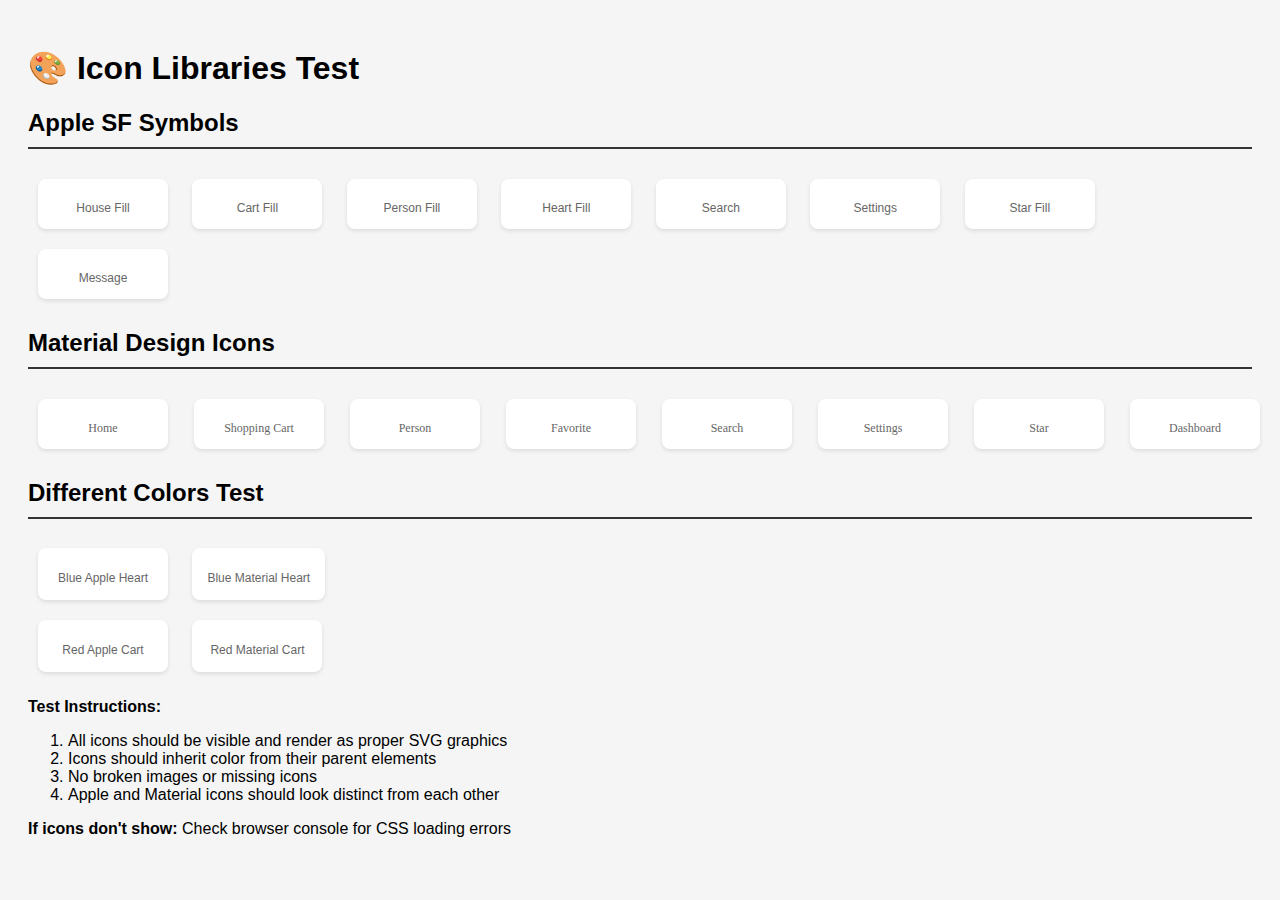
<file: test-icons.html>
<!DOCTYPE html>
<html>
<head>
    <title>Icon Libraries Test</title>
    <link rel="stylesheet" href="assets/css/icons.css">
    <style>
        body { 
            font-family: Arial, sans-serif; 
            padding: 20px;
            background: #f5f5f5;
        }
        .icon-test {
            display: inline-block;
            margin: 10px;
            padding: 15px;
            background: white;
            border-radius: 8px;
            text-align: center;
            min-width: 100px;
            box-shadow: 0 2px 4px rgba(0,0,0,0.1);
        }
        .icon-test [class*="apple-"],
        .icon-test [class*="material-"] {
            font-size: 32px;
            display: block;
            margin-bottom: 8px;
            color: #333;
        }
        .icon-name {
            font-size: 12px;
            color: #666;
        }
        h2 {
            border-bottom: 2px solid #333;
            padding-bottom: 10px;
        }
    </style>
</head>
<body>
    <h1>🎨 Icon Libraries Test</h1>
    
    <h2>Apple SF Symbols</h2>
    <div class="apple-icons">
        <div class="icon-test">
            <span class="apple-house-fill"></span>
            <div class="icon-name">House Fill</div>
        </div>
        <div class="icon-test">
            <span class="apple-cart-fill"></span>
            <div class="icon-name">Cart Fill</div>
        </div>
        <div class="icon-test">
            <span class="apple-person-fill"></span>
            <div class="icon-name">Person Fill</div>
        </div>
        <div class="icon-test">
            <span class="apple-heart-fill"></span>
            <div class="icon-name">Heart Fill</div>
        </div>
        <div class="icon-test">
            <span class="apple-magnifyingglass"></span>
            <div class="icon-name">Search</div>
        </div>
        <div class="icon-test">
            <span class="apple-gearshape"></span>
            <div class="icon-name">Settings</div>
        </div>
        <div class="icon-test">
            <span class="apple-star-fill"></span>
            <div class="icon-name">Star Fill</div>
        </div>
        <div class="icon-test">
            <span class="apple-message"></span>
            <div class="icon-name">Message</div>
        </div>
    </div>
    
    <h2>Material Design Icons</h2>
    <div class="material-icons">
        <div class="icon-test">
            <span class="material-home"></span>
            <div class="icon-name">Home</div>
        </div>
        <div class="icon-test">
            <span class="material-shopping-cart"></span>
            <div class="icon-name">Shopping Cart</div>
        </div>
        <div class="icon-test">
            <span class="material-person"></span>
            <div class="icon-name">Person</div>
        </div>
        <div class="icon-test">
            <span class="material-favorite"></span>
            <div class="icon-name">Favorite</div>
        </div>
        <div class="icon-test">
            <span class="material-search"></span>
            <div class="icon-name">Search</div>
        </div>
        <div class="icon-test">
            <span class="material-settings"></span>
            <div class="icon-name">Settings</div>
        </div>
        <div class="icon-test">
            <span class="material-star"></span>
            <div class="icon-name">Star</div>
        </div>
        <div class="icon-test">
            <span class="material-dashboard"></span>
            <div class="icon-name">Dashboard</div>
        </div>
    </div>
    
    <h2>Different Colors Test</h2>
    <div style="color: #0073aa;">
        <div class="icon-test">
            <span class="apple-heart-fill"></span>
            <div class="icon-name">Blue Apple Heart</div>
        </div>
        <div class="icon-test">
            <span class="material-favorite"></span>
            <div class="icon-name">Blue Material Heart</div>
        </div>
    </div>
    
    <div style="color: #e74c3c;">
        <div class="icon-test">
            <span class="apple-cart-fill"></span>
            <div class="icon-name">Red Apple Cart</div>
        </div>
        <div class="icon-test">
            <span class="material-shopping-cart"></span>
            <div class="icon-name">Red Material Cart</div>
        </div>
    </div>
    
    <p><strong>Test Instructions:</strong></p>
    <ol>
        <li>All icons should be visible and render as proper SVG graphics</li>
        <li>Icons should inherit color from their parent elements</li>
        <li>No broken images or missing icons</li>
        <li>Apple and Material icons should look distinct from each other</li>
    </ol>
    
    <p><strong>If icons don't show:</strong> Check browser console for CSS loading errors</p>
</body>
</html>
</file>
<file: assets/css/frontend.css>
/* WP Bottom Navigation Pro - Frontend Styles */

/* Base Navigation Styles */
.wpbnp-bottom-nav {
    position: fixed;
    bottom: 0;
    left: 0;
    right: 0;
    background-color: #ffffff;
    border-top: 1px solid #e0e0e0;
    height: 70px;
    z-index: 9999;
    display: flex;
    align-items: center;
    justify-content: space-around;
    padding: 10px;
    box-shadow: 0 -2px 8px rgba(0, 0, 0, 0.1);
    transition: all 0.3s ease;
    user-select: none;
}

/* Hide navigation state */
.wpbnp-bottom-nav.wpbnp-hidden {
    transform: translateY(100%);
}

/* Navigation Items */
.wpbnp-nav-item {
    display: flex;
    flex-direction: column;
    align-items: center;
    justify-content: center;
    text-decoration: none;
    color: #333333;
    font-size: 14px;
    font-weight: 400;
    transition: all 0.3s ease;
    position: relative;
    flex: 1;
    max-width: 100px;
    min-height: 50px;
    border-radius: 8px;
    padding: 6px;
    overflow: hidden;
    -webkit-tap-highlight-color: transparent;
    user-select: none;
}

.wpbnp-nav-item:hover,
.wpbnp-nav-item:focus {
    color: #0073aa;
    text-decoration: none;
    outline: none;
    transform: translateY(-2px);
    background-color: rgba(0, 115, 170, 0.08);
}

.wpbnp-nav-item.active {
    color: #0073aa;
    background-color: rgba(0, 115, 170, 0.12);
    transform: translateY(-1px);
}

/* Remove blue border and add modern app-like feedback */
.wpbnp-nav-item:focus {
    outline: none !important;
    box-shadow: none !important;
    background-color: rgba(0, 115, 170, 0.15);
    transform: scale(0.98);
}

.wpbnp-nav-item:active {
    transform: scale(0.95);
    background-color: rgba(0, 115, 170, 0.2);
    transition: all 0.1s ease;
}

/* Modern ripple effect on tap */
.wpbnp-nav-item::before {
    content: '';
    position: absolute;
    top: 50%;
    left: 50%;
    width: 0;
    height: 0;
    border-radius: 50%;
    background-color: rgba(255, 255, 255, 0.5);
    transform: translate(-50%, -50%);
    transition: width 0.3s ease, height 0.3s ease;
    pointer-events: none;
    z-index: 1;
}

.wpbnp-nav-item:active::before {
    width: 40px;
    height: 40px;
}

/* Loading state */
.wpbnp-nav-item.wpbnp-loading {
    opacity: 0.6;
    pointer-events: none;
}

/* Touch state */
.wpbnp-nav-item.wpbnp-touching {
    transform: scale(0.95);
}

/* Icon Styles */
.wpbnp-nav-icon {
    font-size: 20px;
    margin-bottom: 3px;
    display: flex;
    align-items: center;
    flex-shrink: 0;
    justify-content: center;
    width: 24px;
    height: 24px;
    position: relative;
}

.wpbnp-nav-icon .dashicons {
    font-size: inherit;
    width: auto;
    height: auto;
}

.wpbnp-custom-icon {
    display: flex;
    align-items: center;
    justify-content: center;
    width: 100%;
    height: 100%;
}

.wpbnp-custom-icon svg {
    width: 100%;
    height: 100%;
    fill: currentColor;
}

/* Label Styles */
.wpbnp-nav-label {
    font-size: 14px;
    font-weight: 400;
    line-height: 1.1;
    text-align: center;
    white-space: normal;
    overflow: visible;
    max-width: 100%;
    margin-top: 2px;
    word-break: break-word;
    hyphens: auto;
    display: -webkit-box;
    -webkit-line-clamp: 2;
    -webkit-box-orient: vertical;
}

/* Badge Styles */
.wpbnp-badge {
    position: absolute;
    top: -5px;
    right: -5px;
    background-color: #ff4444;
    color: #ffffff;
    border-radius: 50%;
    font-size: 10px;
    font-weight: bold;
    min-width: 18px;
    height: 18px;
    display: flex;
    align-items: center;
    justify-content: center;
    padding: 0 4px;
    line-height: 1;
    z-index: 1;
    animation: wpbnp-badge-appear 0.3s ease;
}

@keyframes wpbnp-badge-appear {
    from {
        transform: scale(0);
        opacity: 0;
    }
    to {
        transform: scale(1);
        opacity: 1;
    }
}

/* Ripple Effect */
.wpbnp-ripple {
    position: absolute;
    border-radius: 50%;
    background: rgba(0, 115, 170, 0.3);
    transform: scale(0);
    animation: wpbnp-ripple-animation 0.6s linear;
    pointer-events: none;
}

@keyframes wpbnp-ripple-animation {
    to {
        transform: scale(4);
        opacity: 0;
    }
}

/* Animation Base Classes */
.wpbnp-nav-item.wpbnp-animated {
    transition: all 0.3s ease;
}

/* Click Animation Classes */

/* Bounce Click Animation */
.wpbnp-nav-item.wpbnp-click-bounce {
    animation: wpbnp-click-bounce 0.6s ease;
}

@keyframes wpbnp-click-bounce {
    0%, 20%, 50%, 80%, 100% {
        transform: translateY(0);
    }
    40% {
        transform: translateY(-10px);
    }
    60% {
        transform: translateY(-5px);
    }
}

/* Zoom Click Animation */
.wpbnp-nav-item.wpbnp-click-zoom {
    animation: wpbnp-click-zoom 0.3s ease;
}

@keyframes wpbnp-click-zoom {
    0% {
        transform: scale(1);
    }
    50% {
        transform: scale(1.2);
    }
    100% {
        transform: scale(1);
    }
}

/* Pulse Click Animation */
.wpbnp-nav-item.wpbnp-click-pulse {
    animation: wpbnp-click-pulse 0.6s ease;
}

@keyframes wpbnp-click-pulse {
    0% {
        transform: scale(1);
    }
    50% {
        transform: scale(1.1);
    }
    100% {
        transform: scale(1);
    }
}

/* Fade Click Animation */
.wpbnp-nav-item.wpbnp-click-fade {
    animation: wpbnp-click-fade 0.4s ease;
}

@keyframes wpbnp-click-fade {
    0% {
        opacity: 1;
    }
    50% {
        opacity: 0.5;
    }
    100% {
        opacity: 1;
    }
}

/* Slide Up Click Animation */
.wpbnp-nav-item.wpbnp-click-slide {
    animation: wpbnp-click-slide 0.4s ease;
}

@keyframes wpbnp-click-slide {
    0% {
        transform: translateY(0);
    }
    50% {
        transform: translateY(-10px);
    }
    100% {
        transform: translateY(0);
    }
}

/* Rotate Click Animation */
.wpbnp-nav-item.wpbnp-click-rotate {
    animation: wpbnp-click-rotate 0.4s ease;
}

@keyframes wpbnp-click-rotate {
    0% {
        transform: rotate(0deg);
    }
    50% {
        transform: rotate(180deg);
    }
    100% {
        transform: rotate(360deg);
    }
}

/* Shake Click Animation */
.wpbnp-nav-item.wpbnp-click-shake {
    animation: wpbnp-click-shake 0.5s ease;
}

@keyframes wpbnp-click-shake {
    0%, 100% {
        transform: translateX(0);
    }
    10%, 30%, 50%, 70%, 90% {
        transform: translateX(-5px);
    }
    20%, 40%, 60%, 80% {
        transform: translateX(5px);
    }
}

/* Heartbeat Click Animation */
.wpbnp-nav-item.wpbnp-click-heartbeat {
    animation: wpbnp-click-heartbeat 1s ease;
}

@keyframes wpbnp-click-heartbeat {
    0% {
        transform: scale(1);
    }
    14% {
        transform: scale(1.2);
    }
    28% {
        transform: scale(1);
    }
    42% {
        transform: scale(1.2);
    }
    70% {
        transform: scale(1);
    }
}

/* Swing Click Animation */
.wpbnp-nav-item.wpbnp-click-swing {
    animation: wpbnp-click-swing 0.6s ease;
    transform-origin: top center;
}

@keyframes wpbnp-click-swing {
    20% {
        transform: rotate3d(0, 0, 1, 15deg);
    }
    40% {
        transform: rotate3d(0, 0, 1, -10deg);
    }
    60% {
        transform: rotate3d(0, 0, 1, 5deg);
    }
    80% {
        transform: rotate3d(0, 0, 1, -5deg);
    }
    100% {
        transform: rotate3d(0, 0, 1, 0deg);
    }
}

/* Ripple Click Animation */
.wpbnp-nav-item.wpbnp-click-ripple {
    animation: wpbnp-click-ripple 0.6s ease;
}

@keyframes wpbnp-click-ripple {
    0% {
        box-shadow: 0 0 0 0 rgba(0, 115, 170, 0.7);
    }
    70% {
        box-shadow: 0 0 0 10px rgba(0, 115, 170, 0);
    }
    100% {
        box-shadow: 0 0 0 0 rgba(0, 115, 170, 0);
    }
}

/* Hover Animation Classes for Navigation */

/* Bounce Hover Animation */
.wpbnp-anim-bounce .wpbnp-nav-item:hover .wpbnp-nav-icon {
    animation: wpbnp-hover-bounce 0.6s ease;
}

@keyframes wpbnp-hover-bounce {
    0%, 20%, 50%, 80%, 100% {
        transform: translateY(0);
    }
    40% {
        transform: translateY(-8px);
    }
    60% {
        transform: translateY(-4px);
    }
}

/* Zoom Hover Animation */
.wpbnp-anim-zoom .wpbnp-nav-item:hover .wpbnp-nav-icon {
    transform: scale(1.2);
    transition: transform 0.3s ease;
}

/* Pulse Hover Animation */
.wpbnp-anim-pulse .wpbnp-nav-item:hover .wpbnp-nav-icon {
    animation: wpbnp-hover-pulse 1s infinite;
}

@keyframes wpbnp-hover-pulse {
    0% {
        transform: scale(1);
    }
    50% {
        transform: scale(1.1);
    }
    100% {
        transform: scale(1);
    }
}

/* Fade Hover Animation */
.wpbnp-anim-fade .wpbnp-nav-item:hover {
    transition: opacity 0.3s ease;
}

/* Slide Hover Animation */
.wpbnp-anim-slide .wpbnp-nav-item:hover .wpbnp-nav-icon {
    transform: translateY(-5px);
    transition: transform 0.3s ease;
}

/* Rotate Hover Animation */
.wpbnp-anim-rotate .wpbnp-nav-item:hover .wpbnp-nav-icon {
    transform: rotate(15deg);
    transition: transform 0.3s ease;
}

/* Shake Hover Animation */
.wpbnp-anim-shake .wpbnp-nav-item:hover .wpbnp-nav-icon {
    animation: wpbnp-hover-shake 0.5s ease infinite;
}

@keyframes wpbnp-hover-shake {
    0%, 100% {
        transform: translateX(0);
    }
    25% {
        transform: translateX(-2px);
    }
    75% {
        transform: translateX(2px);
    }
}

/* Heartbeat Hover Animation */
.wpbnp-anim-heartbeat .wpbnp-nav-item:hover .wpbnp-nav-icon {
    animation: wpbnp-hover-heartbeat 1s ease infinite;
}

@keyframes wpbnp-hover-heartbeat {
    0% {
        transform: scale(1);
    }
    14% {
        transform: scale(1.1);
    }
    28% {
        transform: scale(1);
    }
    42% {
        transform: scale(1.1);
    }
    70% {
        transform: scale(1);
    }
}

/* Swing Hover Animation */
.wpbnp-anim-swing .wpbnp-nav-item:hover .wpbnp-nav-icon {
    animation: wpbnp-hover-swing 0.6s ease;
    transform-origin: top center;
}

@keyframes wpbnp-hover-swing {
    20% {
        transform: rotate3d(0, 0, 1, 10deg);
    }
    40% {
        transform: rotate3d(0, 0, 1, -8deg);
    }
    60% {
        transform: rotate3d(0, 0, 1, 4deg);
    }
    80% {
        transform: rotate3d(0, 0, 1, -2deg);
    }
    100% {
        transform: rotate3d(0, 0, 1, 0deg);
    }
}

/* Ripple Hover Animation */
.wpbnp-anim-ripple .wpbnp-nav-item:hover {
    animation: wpbnp-hover-ripple 0.6s ease;
}

@keyframes wpbnp-hover-ripple {
    0% {
        box-shadow: 0 0 0 0 rgba(0, 115, 170, 0.4);
    }
    70% {
        box-shadow: 0 0 0 8px rgba(0, 115, 170, 0);
    }
    100% {
        box-shadow: 0 0 0 0 rgba(0, 115, 170, 0);
    }
}

/* Responsive Design */
@media (max-width: 768px) {
    .wpbnp-bottom-nav {
        padding: 8px 5px;
    }
    
    .wpbnp-nav-item {
        max-width: 80px;
        font-size: 13px;
    }
    
    .wpbnp-nav-icon {
        font-size: 18px;
        width: 20px;
        height: 20px;
    }
    
    .wpbnp-nav-label {
        font-size: 12px;
    }
}

@media (max-width: 480px) {
    .wpbnp-bottom-nav {
        padding: 6px 2px;
    }
    
    .wpbnp-nav-item {
        max-width: 70px;
        font-size: 12px;
        padding: 2px;
    }
    
    .wpbnp-nav-icon {
        font-size: 16px;
        width: 18px;
        height: 18px;
    }
    
    .wpbnp-nav-label {
        font-size: 11px;
    }
    
    .wpbnp-badge {
        min-width: 14px;
        height: 14px;
        font-size: 8px;
        top: -3px;
        right: -3px;
    }
}

/* High contrast mode support */
@media (prefers-contrast: high) {
    .wpbnp-bottom-nav {
        border-top-width: 2px;
        box-shadow: none;
    }
    
    .wpbnp-nav-item:focus {
        box-shadow: 0 0 0 3px rgba(0, 115, 170, 0.8);
    }
}

/* Reduced motion support */
@media (prefers-reduced-motion: reduce) {
    .wpbnp-nav-item,
    .wpbnp-nav-icon,
    .wpbnp-badge,
    .wpbnp-bottom-nav {
        animation: none !important;
        transition: none !important;
    }
    
    .wpbnp-nav-item:hover .wpbnp-nav-icon {
        animation: none !important;
    }
}

/* Dark mode support */
@media (prefers-color-scheme: dark) {
    .wpbnp-bottom-nav {
        background-color: #1a1a1a;
        border-top-color: #333333;
        color: #ffffff;
    }
    
    .wpbnp-nav-item {
        color: #ffffff;
    }
    
    .wpbnp-nav-item:hover,
    .wpbnp-nav-item:focus,
    .wpbnp-nav-item.active {
        color: #4a9eff;
    }
}

/* Keyboard Navigation Focus Styles */
.wpbnp-nav-item.wpbnp-focused {
    outline: 2px solid #3b82f6 !important;
    outline-offset: 2px !important;
    background-color: rgba(59, 130, 246, 0.1) !important;
    box-shadow: 0 0 0 4px rgba(59, 130, 246, 0.2) !important;
    transform: scale(1.05) !important;
}

/* Remove default focus outline */
.wpbnp-nav-item:focus {
    outline: none !important;
}

/* Accessibility improvements */
@media (prefers-reduced-motion: reduce) {
    .wpbnp-nav-item.wpbnp-focused {
        transform: none !important;
        transition: none !important;
    }
}

/* High contrast mode support */
@media (prefers-contrast: high) {
    .wpbnp-nav-item.wpbnp-focused {
        outline: 3px solid currentColor !important;
        background-color: transparent !important;
        box-shadow: none !important;
    }
}
</file>
<file: assets/css/icons.css>
/* WP Bottom Navigation Pro - Icon Libraries */

/* Apple SF Symbols Style Icons (using SF Symbols Unicode) */

/* Navigation & Home */
.house:before, .house-fill:before { content: "􀎞"; }
.house-circle:before, .house-circle-fill:before { content: "􀎟"; }
.building:before, .building-fill:before { content: "􀤈"; }
.building-2:before, .building-2-fill:before { content: "􀤉"; }
.map:before, .map-fill:before { content: "􀙬"; }
.mappin:before { content: "􀋑"; }
.mappin-circle:before, .mappin-circle-fill:before { content: "􀋒"; }
.location:before, .location-fill:before { content: "􀋑"; }
.airplane:before { content: "✈️"; }
.car:before, .car-fill:before { content: "􀙘"; }
.bicycle:before { content: "􀷹"; }

/* Users & People */
.person:before, .person-fill:before { content: "􀉩"; }
.person-circle:before, .person-circle-fill:before { content: "􀉪"; }
.person-crop-circle:before, .person-crop-circle-fill:before { content: "􀉫"; }
.person-2:before, .person-2-fill:before { content: "􀉬"; }
.person-3:before, .person-3-fill:before { content: "􀉭"; }
.facetime:before { content: "􀟈"; }
.faceid:before { content: "􀎫"; }
.touchid:before { content: "􀎬"; }

/* Shopping & Commerce */
.cart:before, .cart-fill:before { content: "􀍩"; }
.cart-circle:before, .cart-circle-fill:before { content: "􀍪"; }
.bag:before, .bag-fill:before { content: "􀍫"; }
.handbag:before, .handbag-fill:before { content: "􀍬"; }
.briefcase:before, .briefcase-fill:before { content: "􀍭"; }
.creditcard:before, .creditcard-fill:before { content: "􀍮"; }
.banknote:before, .banknote-fill:before { content: "􀍯"; }
.dollarsign:before { content: "􀇀"; }
.dollarsign-circle:before, .dollarsign-circle-fill:before { content: "􀇁"; }
.tag:before, .tag-fill:before { content: "􀍰"; }
.gift:before, .gift-fill:before { content: "􀍱"; }

/* Communication & Social */
.message:before, .message-fill:before { content: "􀌤"; }
.message-circle:before, .message-circle-fill:before { content: "􀌥"; }
.envelope:before, .envelope-fill:before { content: "􀍕"; }
.envelope-open:before, .envelope-open-fill:before { content: "􀍖"; }
.paperplane:before, .paperplane-fill:before { content: "􀈟"; }
.phone:before, .phone-fill:before { content: "􀌾"; }
.phone-circle:before, .phone-circle-fill:before { content: "􀌿"; }
.text-bubble:before, .text-bubble-fill:before { content: "􀌮"; }
.megaphone:before, .megaphone-fill:before { content: "􀝎"; }
.speaker:before, .speaker-fill:before { content: "􀫸"; }
.wifi:before { content: "􀙇"; }
.airpods:before { content: "􀪷"; }
.homepod:before, .homepod-fill:before { content: "􀪹"; }

/* Content & Media */
.camera:before, .camera-fill:before { content: "􀌟"; }
.camera-circle:before, .camera-circle-fill:before { content: "􀌠"; }
.video:before, .video-fill:before { content: "􀍈"; }
.photo:before, .photo-fill:before { content: "􀌃"; }
.music-note:before { content: "􀑪"; }
.headphones:before { content: "􀑱"; }
.play:before, .play-fill:before { content: "􀊄"; }
.play-circle:before, .play-circle-fill:before { content: "􀊅"; }
.pause:before, .pause-fill:before { content: "􀊆"; }
.pause-circle:before, .pause-circle-fill:before { content: "􀊇"; }
.stop:before, .stop-fill:before { content: "􀛷"; }
.backward:before, .backward-fill:before { content: "􀊊"; }
.forward:before, .forward-fill:before { content: "􀊌"; }
.shuffle:before { content: "􀊝"; }
.repeat:before { content: "􀊞"; }
.tv:before, .tv-fill:before { content: "􀡴"; }
.appletv:before, .appletv-fill:before { content: "􀡵"; }

/* Navigation & Controls */
.list-bullet:before { content: "􀋲"; }
.list-bullet-circle:before, .list-bullet-circle-fill:before { content: "􀋳"; }
.square-grid-2x2:before, .square-grid-2x2-fill:before { content: "􀇍"; }
.square-grid-3x2:before, .square-grid-3x2-fill:before { content: "􀇎"; }
.square-grid-3x3:before, .square-grid-3x3-fill:before { content: "􀇏"; }
.rectangle:before, .rectangle-fill:before { content: "􀏃"; }
.arrow-up:before { content: "􀄩"; }
.arrow-up-circle:before, .arrow-up-circle-fill:before { content: "􀄪"; }
.arrow-down:before { content: "􀄫"; }
.arrow-down-circle:before, .arrow-down-circle-fill:before { content: "􀄬"; }
.arrow-left:before { content: "􀄭"; }
.arrow-left-circle:before, .arrow-left-circle-fill:before { content: "􀄮"; }
.arrow-right:before { content: "􀄯"; }
.arrow-right-circle:before, .arrow-right-circle-fill:before { content: "􀄰"; }
.chevron-up:before { content: "􀆃"; }
.chevron-down:before { content: "􀆈"; }
.chevron-left:before { content: "􀆉"; }
.chevron-right:before { content: "􀆊"; }

/* Actions & Controls */
.plus:before { content: "􀅼"; }
.plus-circle:before, .plus-circle-fill:before { content: "􀅽"; }
.minus:before { content: "􀅾"; }
.minus-circle:before, .minus-circle-fill:before { content: "􀅿"; }
.multiply:before { content: "􀆀"; }
.xmark:before { content: "􀆄"; }
.xmark-circle:before, .xmark-circle-fill:before { content: "􀆅"; }
.checkmark:before { content: "􀆅"; }
.checkmark-circle:before, .checkmark-circle-fill:before { content: "􀆆"; }
.trash:before, .trash-fill:before { content: "􀈑"; }
.archivebox:before, .archivebox-fill:before { content: "􀈖"; }

/* Social & Favorites */
.heart:before { content: "􀊴"; }
.heart-fill:before { content: "􀊵"; }
.heart-circle:before, .heart-circle-fill:before { content: "􀊶"; }
.star:before { content: "􀋃"; }
.star-fill:before { content: "􀋄"; }
.star-circle:before, .star-circle-fill:before { content: "􀋅"; }
.bookmark:before, .bookmark-fill:before { content: "􀉂"; }
.bookmark-circle:before, .bookmark-circle-fill:before { content: "􀉃"; }
.trophy:before, .trophy-fill:before { content: "􀋞"; }
.flag:before, .flag-fill:before { content: "􀃂"; }
.bell:before, .bell-fill:before { content: "􀋚"; }
.bell-circle:before, .bell-circle-fill:before { content: "􀋛"; }

/* Search & Discovery */
.magnifyingglass:before { content: "􀊫"; }
.magnifyingglass-circle:before, .magnifyingglass-circle-fill:before { content: "􀊬"; }
.binoculars:before, .binoculars-fill:before { content: "􀙳"; }
.eye:before, .eye-fill:before { content: "􀋭"; }
.eye-slash:before, .eye-slash-fill:before { content: "􀋮"; }
.questionmark:before { content: "􀥲"; }
.questionmark-circle:before, .questionmark-circle-fill:before { content: "􀥳"; }

/* Files & Documents */
.doc:before, .doc-fill:before { content: "􀈗"; }
.doc-text:before, .doc-text-fill:before { content: "􀈘"; }
.folder:before, .folder-fill:before { content: "􀈞"; }
.folder-circle:before, .folder-circle-fill:before { content: "􀈟"; }
.icloud:before, .icloud-fill:before { content: "􀌋"; }
.book:before, .book-fill:before { content: "􀉕"; }
.newspaper:before, .newspaper-fill:before { content: "􀣰"; }

/* Settings & Tools */
.gearshape:before, .gearshape-fill:before { content: "􀍟"; }
.gearshape-2:before, .gearshape-2-fill:before { content: "􀍠"; }
.wrench:before, .wrench-fill:before { content: "􀎕"; }
.hammer:before, .hammer-fill:before { content: "􀎖"; }
.scissors:before { content: "􀎗"; }
.app:before, .app-fill:before { content: "􀣺"; }
.bolt:before, .bolt-fill:before { content: "􀋦"; }
.power:before { content: "􀥰"; }
.moon:before, .moon-fill:before { content: "􀆹"; }
.sun-max:before, .sun-max-fill:before { content: "􀆫"; }
.lightbulb:before, .lightbulb-fill:before { content: "􀛭"; }

/* Security & Privacy */
.lock:before, .lock-fill:before { content: "􀎡"; }
.lock-circle:before, .lock-circle-fill:before { content: "􀎢"; }
.key:before, .key-fill:before { content: "􀎣"; }
.shield:before, .shield-fill:before { content: "􀎤"; }
.exclamationmark:before { content: "􀇿"; }
.exclamationmark-circle:before, .exclamationmark-circle-fill:before { content: "􀈀"; }
.info:before { content: "􀅴"; }
.info-circle:before, .info-circle-fill:before { content: "􀅵"; }

/* Time & Calendar */
.clock:before, .clock-fill:before { content: "􀐫"; }
.clock-circle:before, .clock-circle-fill:before { content: "􀐬"; }
.alarm:before, .alarm-fill:before { content: "􀐮"; }
.stopwatch:before, .stopwatch-fill:before { content: "􀐯"; }
.timer:before { content: "􀐰"; }
.calendar:before { content: "􀉉"; }
.hourglass:before { content: "􀖇"; }

/* Base styling for Apple SF Symbols */
[class*="house"]:before,
[class*="building"]:before,
[class*="map"]:before,
[class*="person"]:before,
[class*="cart"]:before,
[class*="bag"]:before,
[class*="message"]:before,
[class*="phone"]:before,
[class*="camera"]:before,
[class*="video"]:before,
[class*="photo"]:before,
[class*="music"]:before,
[class*="play"]:before,
[class*="pause"]:before,
[class*="list"]:before,
[class*="grid"]:before,
[class*="arrow"]:before,
[class*="chevron"]:before,
[class*="plus"]:before,
[class*="minus"]:before,
[class*="heart"]:before,
[class*="star"]:before,
[class*="bookmark"]:before,
[class*="magnifying"]:before,
[class*="eye"]:before,
[class*="doc"]:before,
[class*="folder"]:before,
[class*="gear"]:before,
[class*="lock"]:before,
[class*="clock"]:before {
    font-family: -apple-system, BlinkMacSystemFont, "SF Pro Display", "SF Pro Text", sans-serif;
    font-weight: normal;
    font-style: normal;
    font-size: inherit;
    line-height: 1;
    display: inline-block;
    -webkit-font-smoothing: antialiased;
    -moz-osx-font-smoothing: grayscale;
}

/* Material Icons need to be styled properly for text content */
.material-icons {
    font-family: 'Material Icons';
    font-weight: normal;
    font-style: normal;
    font-size: 24px;
    line-height: 1;
    letter-spacing: normal;
    text-transform: none;
    display: inline-block;
    white-space: nowrap;
    word-wrap: normal;
    direction: ltr;
    -webkit-font-feature-settings: 'liga';
    -webkit-font-smoothing: antialiased;
}

/* FontAwesome and Bootstrap Icons are handled by their respective CDNs */

/* Icon preview fixes for admin panel */
.wpbnp-icon-preview {
    display: flex;
    align-items: center;
    justify-content: center;
    width: 24px;
    height: 24px;
    font-size: 18px;
    line-height: 1;
}

.wpbnp-icon-preview .material-icons {
    font-size: 18px;
}

.wpbnp-icon-preview [class*="house"],
.wpbnp-icon-preview [class*="person"],
.wpbnp-icon-preview [class*="cart"],
.wpbnp-icon-preview [class*="heart"],
.wpbnp-icon-preview [class*="star"],
.wpbnp-icon-preview [class*="gear"] {
    font-size: 18px;
}

/* Ensure SF Symbols display properly */
.wpbnp-icon-preview [class*="apple-"]:before,
.wpbnp-icon-preview [class*="house"]:before,
.wpbnp-icon-preview [class*="building"]:before,
.wpbnp-icon-preview [class*="person"]:before {
    font-family: -apple-system, BlinkMacSystemFont, "SF Pro Display", "Helvetica Neue", Helvetica, Arial, sans-serif;
    font-weight: 400;
}

/* Fallback for icons that might not have specific styles */
.wpbnp-icon-preview span:not(.dashicons):not(.material-icons):not([class*="feather-"]):before {
    font-family: -apple-system, BlinkMacSystemFont, "SF Pro Display", "Helvetica Neue", Helvetica, Arial, sans-serif;
}

/* Fix for Bootstrap and FontAwesome in admin */
.wpbnp-icon-preview i {
    font-style: normal;
    display: inline-block;
    line-height: 1;
}

/* Ensure Feather icons display properly */
.wpbnp-icon-preview [class*="feather-"] {
    width: 18px;
    height: 18px;
}

/* General icon sizing for consistency */
.wpbnp-nav-icon,
.wpbnp-icon-preview {
    font-size: inherit;
}

.wpbnp-nav-icon span,
.wpbnp-nav-icon i {
    font-size: inherit;
    line-height: 1;
}

/* Base styling for all custom icon types */
[class*="apple-"] {
    font-style: normal;
    font-weight: normal;
    line-height: 1;
    display: inline-block;
    font-size: inherit;
}

[class*="apple-"]:before {
    font-style: normal;
    font-weight: normal;
    line-height: 1;
    font-size: inherit;
}

/* Feather Icons (SVG-based) */
.feather-home:before { 
    background-image: url("data:image/svg+xml,%3Csvg xmlns='http://www.w3.org/2000/svg' fill='none' stroke='currentColor' viewBox='0 0 24 24'%3E%3Cpath stroke-linecap='round' stroke-linejoin='round' stroke-width='2' d='M3 9l9-7 9 7v11a2 2 0 01-2 2H5a2 2 0 01-2-2z'/%3E%3Cpath stroke-linecap='round' stroke-linejoin='round' stroke-width='2' d='M9 22V12h6v10'/%3E%3C/svg%3E");
}
.feather-menu:before { 
    background-image: url("data:image/svg+xml,%3Csvg xmlns='http://www.w3.org/2000/svg' fill='none' stroke='currentColor' viewBox='0 0 24 24'%3E%3Cpath stroke-linecap='round' stroke-linejoin='round' stroke-width='2' d='M3 12h18M3 6h18M3 18h18'/%3E%3C/svg%3E");
}
.feather-grid:before { 
    background-image: url("data:image/svg+xml,%3Csvg xmlns='http://www.w3.org/2000/svg' fill='none' stroke='currentColor' viewBox='0 0 24 24'%3E%3Cpath stroke-linecap='round' stroke-linejoin='round' stroke-width='2' d='M3 3h7v7H3zM14 3h7v7h-7zM14 14h7v7h-7zM3 14h7v7H3z'/%3E%3C/svg%3E");
}
.feather-shopping-cart:before { 
    background-image: url("data:image/svg+xml,%3Csvg xmlns='http://www.w3.org/2000/svg' fill='none' stroke='currentColor' viewBox='0 0 24 24'%3E%3Cpath stroke-linecap='round' stroke-linejoin='round' stroke-width='2' d='M3 3h2l.4 2M7 13h10l4-8H5.4m0 0L7 13m0 0l-2.293 2.293c-.63.63-.184 1.707.707 1.707H17M17 13v4a2 2 0 01-2 2H9a2 2 0 01-2-2v-4m8-5a3 3 0 11-6 0 3 3 0 016 0z'/%3E%3C/svg%3E");
}
.feather-shopping-bag:before { 
    background-image: url("data:image/svg+xml,%3Csvg xmlns='http://www.w3.org/2000/svg' fill='none' stroke='currentColor' viewBox='0 0 24 24'%3E%3Cpath stroke-linecap='round' stroke-linejoin='round' stroke-width='2' d='M16 11V7a4 4 0 00-8 0v4M5 9h14l-1 12H6L5 9z'/%3E%3C/svg%3E");
}
.feather-user:before { 
    background-image: url("data:image/svg+xml,%3Csvg xmlns='http://www.w3.org/2000/svg' fill='none' stroke='currentColor' viewBox='0 0 24 24'%3E%3Cpath stroke-linecap='round' stroke-linejoin='round' stroke-width='2' d='M20 21v-2a4 4 0 00-4-4H8a4 4 0 00-4 4v2M12 11a4 4 0 100-8 4 4 0 000 8z'/%3E%3C/svg%3E");
}
.feather-users:before { 
    background-image: url("data:image/svg+xml,%3Csvg xmlns='http://www.w3.org/2000/svg' fill='none' stroke='currentColor' viewBox='0 0 24 24'%3E%3Cpath stroke-linecap='round' stroke-linejoin='round' stroke-width='2' d='M17 21v-2a4 4 0 00-4-4H5a4 4 0 00-4 4v2M23 21v-2a4 4 0 00-3-3.87M16 3.13a4 4 0 010 7.75M13 11a4 4 0 100-8 4 4 0 000 8z'/%3E%3C/svg%3E");
}
.feather-heart:before { 
    background-image: url("data:image/svg+xml,%3Csvg xmlns='http://www.w3.org/2000/svg' fill='none' stroke='currentColor' viewBox='0 0 24 24'%3E%3Cpath stroke-linecap='round' stroke-linejoin='round' stroke-width='2' d='M20.84 4.61a5.5 5.5 0 00-7.78 0L12 5.67l-1.06-1.06a5.5 5.5 0 00-7.78 7.78l1.06 1.06L12 21.23l7.78-7.78 1.06-1.06a5.5 5.5 0 000-7.78z'/%3E%3C/svg%3E");
}
.feather-message-circle:before { 
    background-image: url("data:image/svg+xml,%3Csvg xmlns='http://www.w3.org/2000/svg' fill='none' stroke='currentColor' viewBox='0 0 24 24'%3E%3Cpath stroke-linecap='round' stroke-linejoin='round' stroke-width='2' d='M21 11.5a8.38 8.38 0 01-.9 3.8 8.5 8.5 0 01-7.6 4.7 8.38 8.38 0 01-3.8-.9L3 21l1.9-5.7a8.38 8.38 0 01-.9-3.8 8.5 8.5 0 014.7-7.6 8.38 8.38 0 013.8-.9h.5a8.48 8.48 0 018 8v.5z'/%3E%3C/svg%3E");
}
.feather-phone:before { 
    background-image: url("data:image/svg+xml,%3Csvg xmlns='http://www.w3.org/2000/svg' fill='none' stroke='currentColor' viewBox='0 0 24 24'%3E%3Cpath stroke-linecap='round' stroke-linejoin='round' stroke-width='2' d='M22 16.92v3a2 2 0 01-2.18 2 19.79 19.79 0 01-8.63-3.07 19.5 19.5 0 01-6-6 19.79 19.79 0 01-3.07-8.67A2 2 0 014.11 2h3a2 2 0 012 1.72 12.84 12.84 0 00.7 2.81 2 2 0 01-.45 2.11L8.09 9.91a16 16 0 006 6l1.27-1.27a2 2 0 012.11-.45 12.84 12.84 0 002.81.7A2 2 0 0122 16.92z'/%3E%3C/svg%3E");
}
.feather-mail:before { 
    background-image: url("data:image/svg+xml,%3Csvg xmlns='http://www.w3.org/2000/svg' fill='none' stroke='currentColor' viewBox='0 0 24 24'%3E%3Cpath stroke-linecap='round' stroke-linejoin='round' stroke-width='2' d='M4 4h16c1.1 0 2 .9 2 2v12c0 1.1-.9 2-2 2H4c-1.1 0-2-.9-2-2V6c0-1.1.9-2 2-2z'/%3E%3Cpath stroke-linecap='round' stroke-linejoin='round' stroke-width='2' d='M22 6l-10 7L2 6'/%3E%3C/svg%3E");
}
.feather-search:before { 
    background-image: url("data:image/svg+xml,%3Csvg xmlns='http://www.w3.org/2000/svg' fill='none' stroke='currentColor' viewBox='0 0 24 24'%3E%3Ccircle stroke-linecap='round' stroke-linejoin='round' stroke-width='2' cx='11' cy='11' r='8'/%3E%3Cpath stroke-linecap='round' stroke-linejoin='round' stroke-width='2' d='M21 21l-4.35-4.35'/%3E%3C/svg%3E");
}
.feather-camera:before { 
    background-image: url("data:image/svg+xml,%3Csvg xmlns='http://www.w3.org/2000/svg' fill='none' stroke='currentColor' viewBox='0 0 24 24'%3E%3Cpath stroke-linecap='round' stroke-linejoin='round' stroke-width='2' d='M23 19a2 2 0 01-2 2H3a2 2 0 01-2-2V8a2 2 0 012-2h4l2-3h6l2 3h4a2 2 0 012 2v11z'/%3E%3Ccircle stroke-linecap='round' stroke-linejoin='round' stroke-width='2' cx='12' cy='13' r='4'/%3E%3C/svg%3E");
}
.feather-image:before { 
    background-image: url("data:image/svg+xml,%3Csvg xmlns='http://www.w3.org/2000/svg' fill='none' stroke='currentColor' viewBox='0 0 24 24'%3E%3Crect stroke-linecap='round' stroke-linejoin='round' stroke-width='2' x='3' y='3' width='18' height='18' rx='2' ry='2'/%3E%3Ccircle stroke-linecap='round' stroke-linejoin='round' stroke-width='2' cx='8.5' cy='8.5' r='1.5'/%3E%3Cpath stroke-linecap='round' stroke-linejoin='round' stroke-width='2' d='M21 15l-5-5L5 21'/%3E%3C/svg%3E");
}
.feather-video:before { 
    background-image: url("data:image/svg+xml,%3Csvg xmlns='http://www.w3.org/2000/svg' fill='none' stroke='currentColor' viewBox='0 0 24 24'%3E%3Cpolygon stroke-linecap='round' stroke-linejoin='round' stroke-width='2' points='23 7 16 12 23 17 23 7'/%3E%3Crect stroke-linecap='round' stroke-linejoin='round' stroke-width='2' x='1' y='5' width='15' height='14' rx='2' ry='2'/%3E%3C/svg%3E");
}
.feather-music:before { 
    background-image: url("data:image/svg+xml,%3Csvg xmlns='http://www.w3.org/2000/svg' fill='none' stroke='currentColor' viewBox='0 0 24 24'%3E%3Cpath stroke-linecap='round' stroke-linejoin='round' stroke-width='2' d='M9 18V5l12-2v13M9 9l12-2M9 18a3 3 0 100-6 3 3 0 000 6zM21 16a3 3 0 100-6 3 3 0 000 6z'/%3E%3C/svg%3E");
}
.feather-play:before { 
    background-image: url("data:image/svg+xml,%3Csvg xmlns='http://www.w3.org/2000/svg' fill='none' stroke='currentColor' viewBox='0 0 24 24'%3E%3Cpolygon stroke-linecap='round' stroke-linejoin='round' stroke-width='2' points='5 3 19 12 5 21 5 3'/%3E%3C/svg%3E");
}
.feather-star:before { 
    background-image: url("data:image/svg+xml,%3Csvg xmlns='http://www.w3.org/2000/svg' fill='none' stroke='currentColor' viewBox='0 0 24 24'%3E%3Cpolygon stroke-linecap='round' stroke-linejoin='round' stroke-width='2' points='12 2 15.09 8.26 22 9.27 17 14.14 18.18 21.02 12 17.77 5.82 21.02 7 14.14 2 9.27 8.91 8.26 12 2'/%3E%3C/svg%3E");
}
.feather-bookmark:before { 
    background-image: url("data:image/svg+xml,%3Csvg xmlns='http://www.w3.org/2000/svg' fill='none' stroke='currentColor' viewBox='0 0 24 24'%3E%3Cpath stroke-linecap='round' stroke-linejoin='round' stroke-width='2' d='M19 21l-7-5-7 5V5a2 2 0 012-2h10a2 2 0 012 2v16z'/%3E%3C/svg%3E");
}
.feather-bell:before { 
    background-image: url("data:image/svg+xml,%3Csvg xmlns='http://www.w3.org/2000/svg' fill='none' stroke='currentColor' viewBox='0 0 24 24'%3E%3Cpath stroke-linecap='round' stroke-linejoin='round' stroke-width='2' d='M18 8A6 6 0 006 8c0 7-3 9-3 9h18s-3-2-3-9M13.73 21a2 2 0 01-3.46 0'/%3E%3C/svg%3E");
}
.feather-calendar:before { 
    background-image: url("data:image/svg+xml,%3Csvg xmlns='http://www.w3.org/2000/svg' fill='none' stroke='currentColor' viewBox='0 0 24 24'%3E%3Crect stroke-linecap='round' stroke-linejoin='round' stroke-width='2' x='3' y='4' width='18' height='18' rx='2' ry='2'/%3E%3Cpath stroke-linecap='round' stroke-linejoin='round' stroke-width='2' d='M16 2v4M8 2v4M3 10h18'/%3E%3C/svg%3E");
}
.feather-clock:before { 
    background-image: url("data:image/svg+xml,%3Csvg xmlns='http://www.w3.org/2000/svg' fill='none' stroke='currentColor' viewBox='0 0 24 24'%3E%3Ccircle stroke-linecap='round' stroke-linejoin='round' stroke-width='2' cx='12' cy='12' r='10'/%3E%3Cpath stroke-linecap='round' stroke-linejoin='round' stroke-width='2' d='M12 6v6l4 2'/%3E%3C/svg%3E");
}
.feather-map-pin:before { 
    background-image: url("data:image/svg+xml,%3Csvg xmlns='http://www.w3.org/2000/svg' fill='none' stroke='currentColor' viewBox='0 0 24 24'%3E%3Cpath stroke-linecap='round' stroke-linejoin='round' stroke-width='2' d='M21 10c0 7-9 13-9 13s-9-6-9-13a9 9 0 0118 0z'/%3E%3Ccircle stroke-linecap='round' stroke-linejoin='round' stroke-width='2' cx='12' cy='10' r='3'/%3E%3C/svg%3E");
}
.feather-settings:before { 
    background-image: url("data:image/svg+xml,%3Csvg xmlns='http://www.w3.org/2000/svg' fill='none' stroke='currentColor' viewBox='0 0 24 24'%3E%3Ccircle stroke-linecap='round' stroke-linejoin='round' stroke-width='2' cx='12' cy='12' r='3'/%3E%3Cpath stroke-linecap='round' stroke-linejoin='round' stroke-width='2' d='M19.4 15a1.65 1.65 0 00.33 1.82l.06.06a2 2 0 010 2.83 2 2 0 01-2.83 0l-.06-.06a1.65 1.65 0 00-1.82-.33 1.65 1.65 0 00-1 1.51V21a2 2 0 01-2 2 2 2 0 01-2-2v-.09A1.65 1.65 0 009 19.4a1.65 1.65 0 00-1.82.33l-.06.06a2 2 0 01-2.83 0 2 2 0 010-2.83l.06-.06a1.65 1.65 0 00.33-1.82 1.65 1.65 0 00-1.51-1H3a2 2 0 01-2-2 2 2 0 012-2h.09A1.65 1.65 0 004.6 9a1.65 1.65 0 00-.33-1.82l-.06-.06a2 2 0 010-2.83 2 2 0 012.83 0l.06.06a1.65 1.65 0 001.82.33H9a1.65 1.65 0 001-1.51V3a2 2 0 012-2 2 2 0 012 2v.09a1.65 1.65 0 001 1.51 1.65 1.65 0 001.82-.33l.06-.06a2 2 0 012.83 0 2 2 0 010 2.83l-.06.06a1.65 1.65 0 00-.33 1.82V9a1.65 1.65 0 001.51 1H21a2 2 0 012 2 2 2 0 01-2 2h-.09a1.65 1.65 0 00-1.51 1z'/%3E%3C/svg%3E");
}
.feather-tool:before { 
    background-image: url("data:image/svg+xml,%3Csvg xmlns='http://www.w3.org/2000/svg' fill='none' stroke='currentColor' viewBox='0 0 24 24'%3E%3Cpath stroke-linecap='round' stroke-linejoin='round' stroke-width='2' d='M14.7 6.3a1 1 0 000 1.4l1.6 1.6a1 1 0 001.4 0l3.77-3.77a6 6 0 01-7.94 7.94l-6.91 6.91a2.12 2.12 0 01-3-3l6.91-6.91a6 6 0 017.94-7.94l-3.76 3.76z'/%3E%3C/svg%3E");
}

/* Base styling for Feather icons */
[class*="feather-"] {
    display: inline-block;
    width: 1em;
    height: 1em;
    vertical-align: middle;
    position: relative;
}

[class*="feather-"]:before {
    content: '';
    display: inline-block;
    width: 100%;
    height: 100%;
    background-size: contain;
    background-repeat: no-repeat;
    background-position: center;
}
</file>
